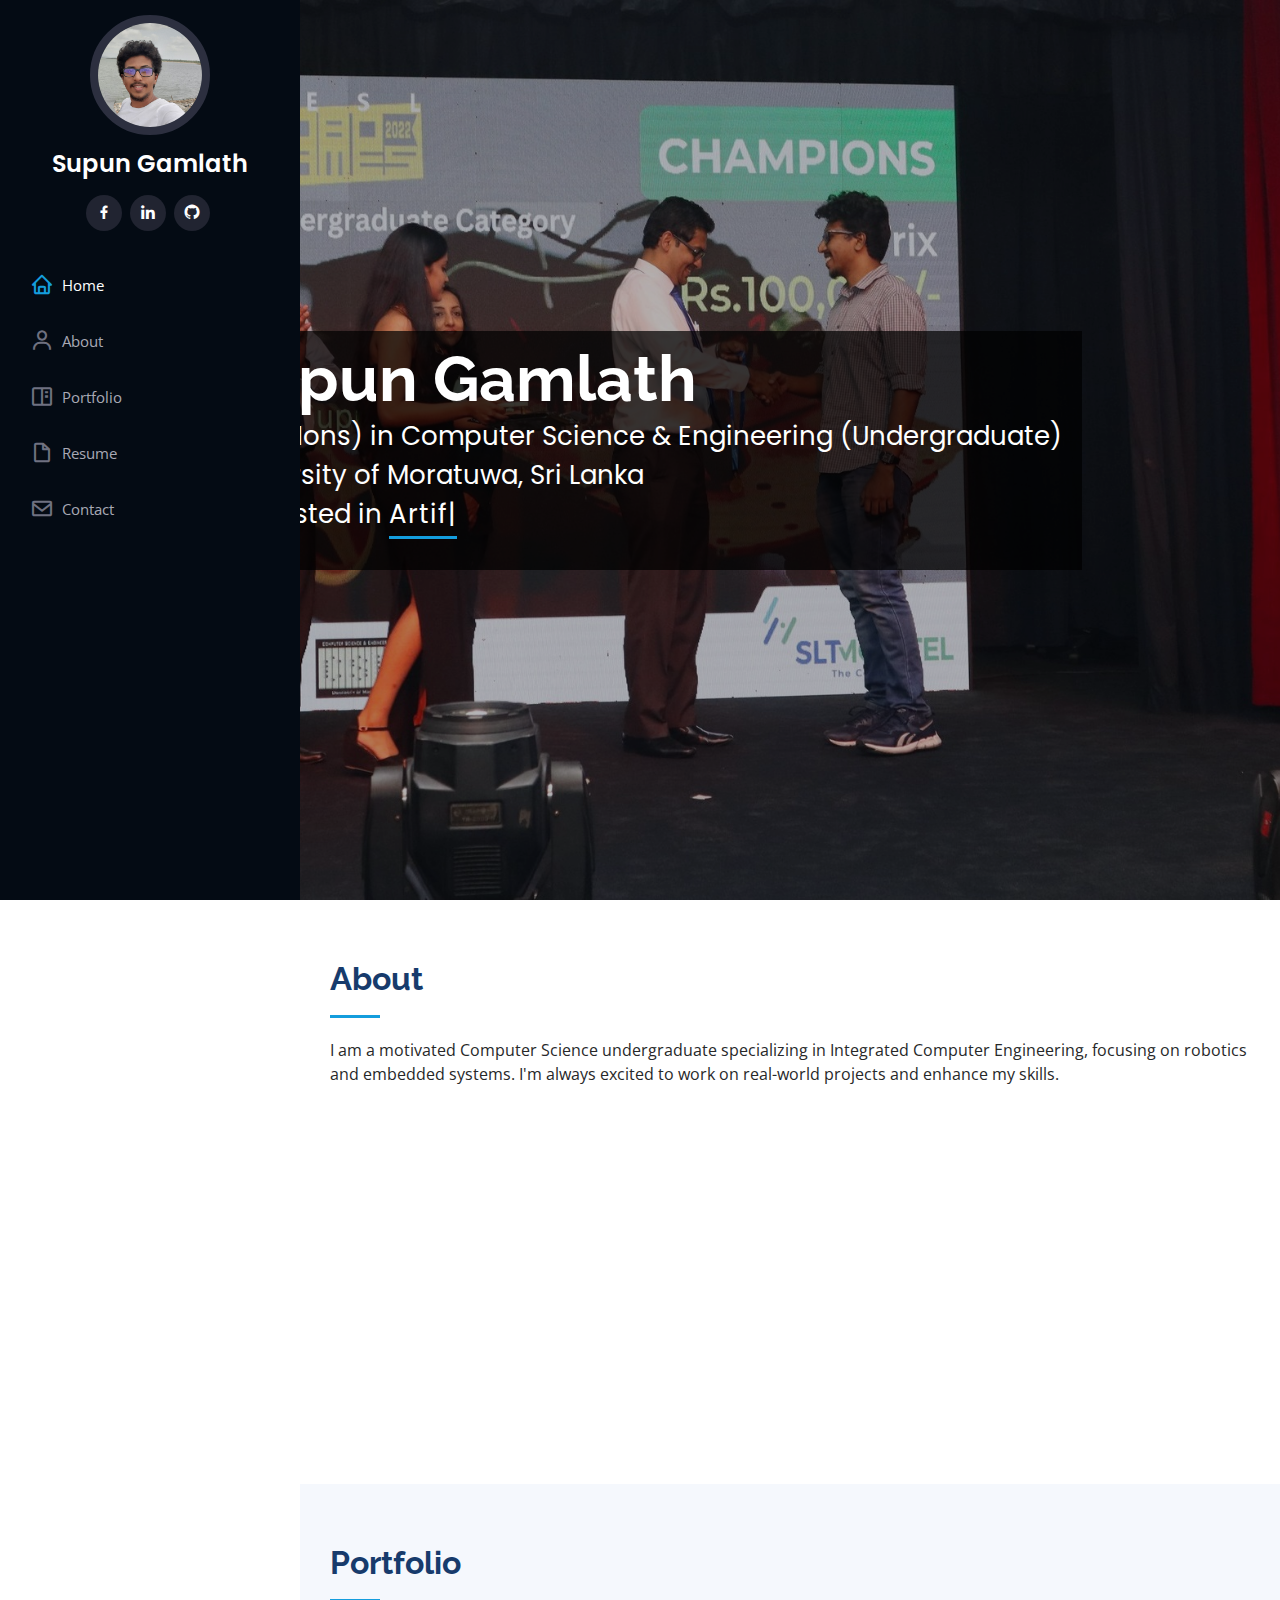
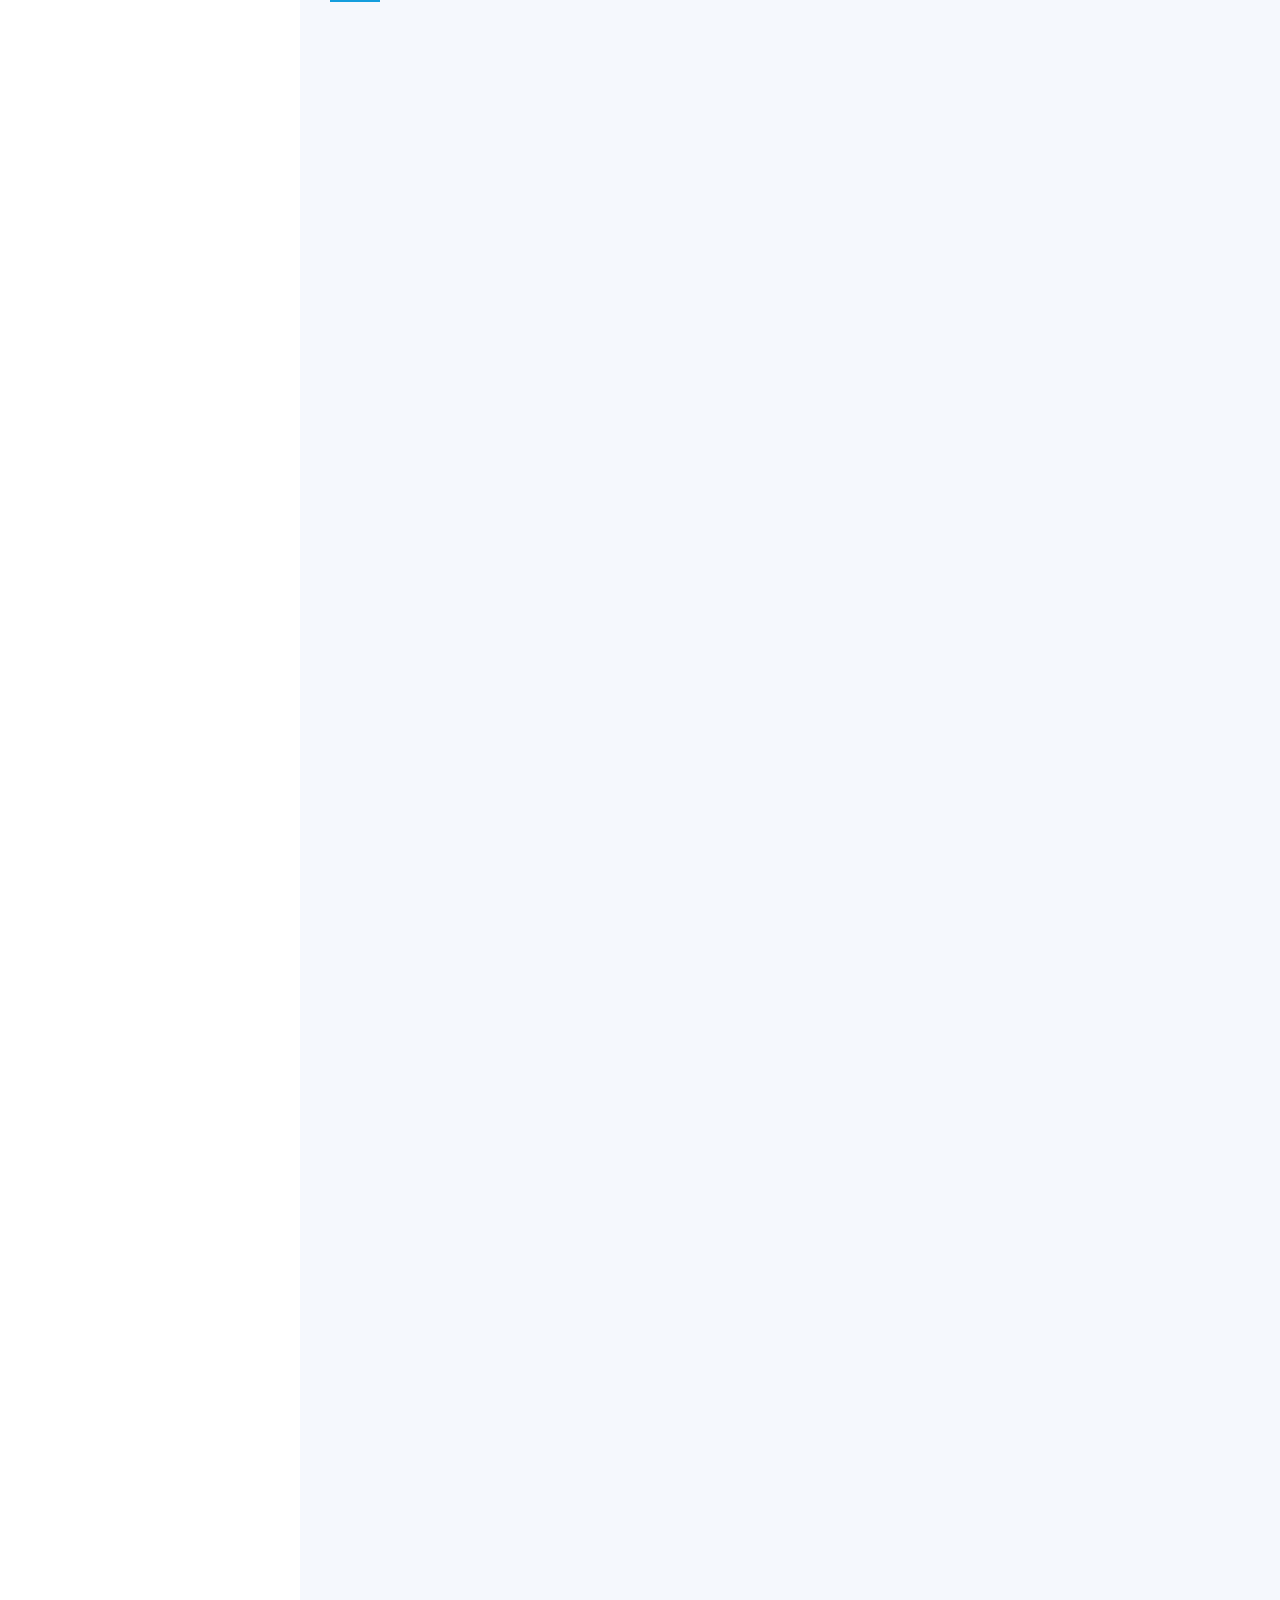
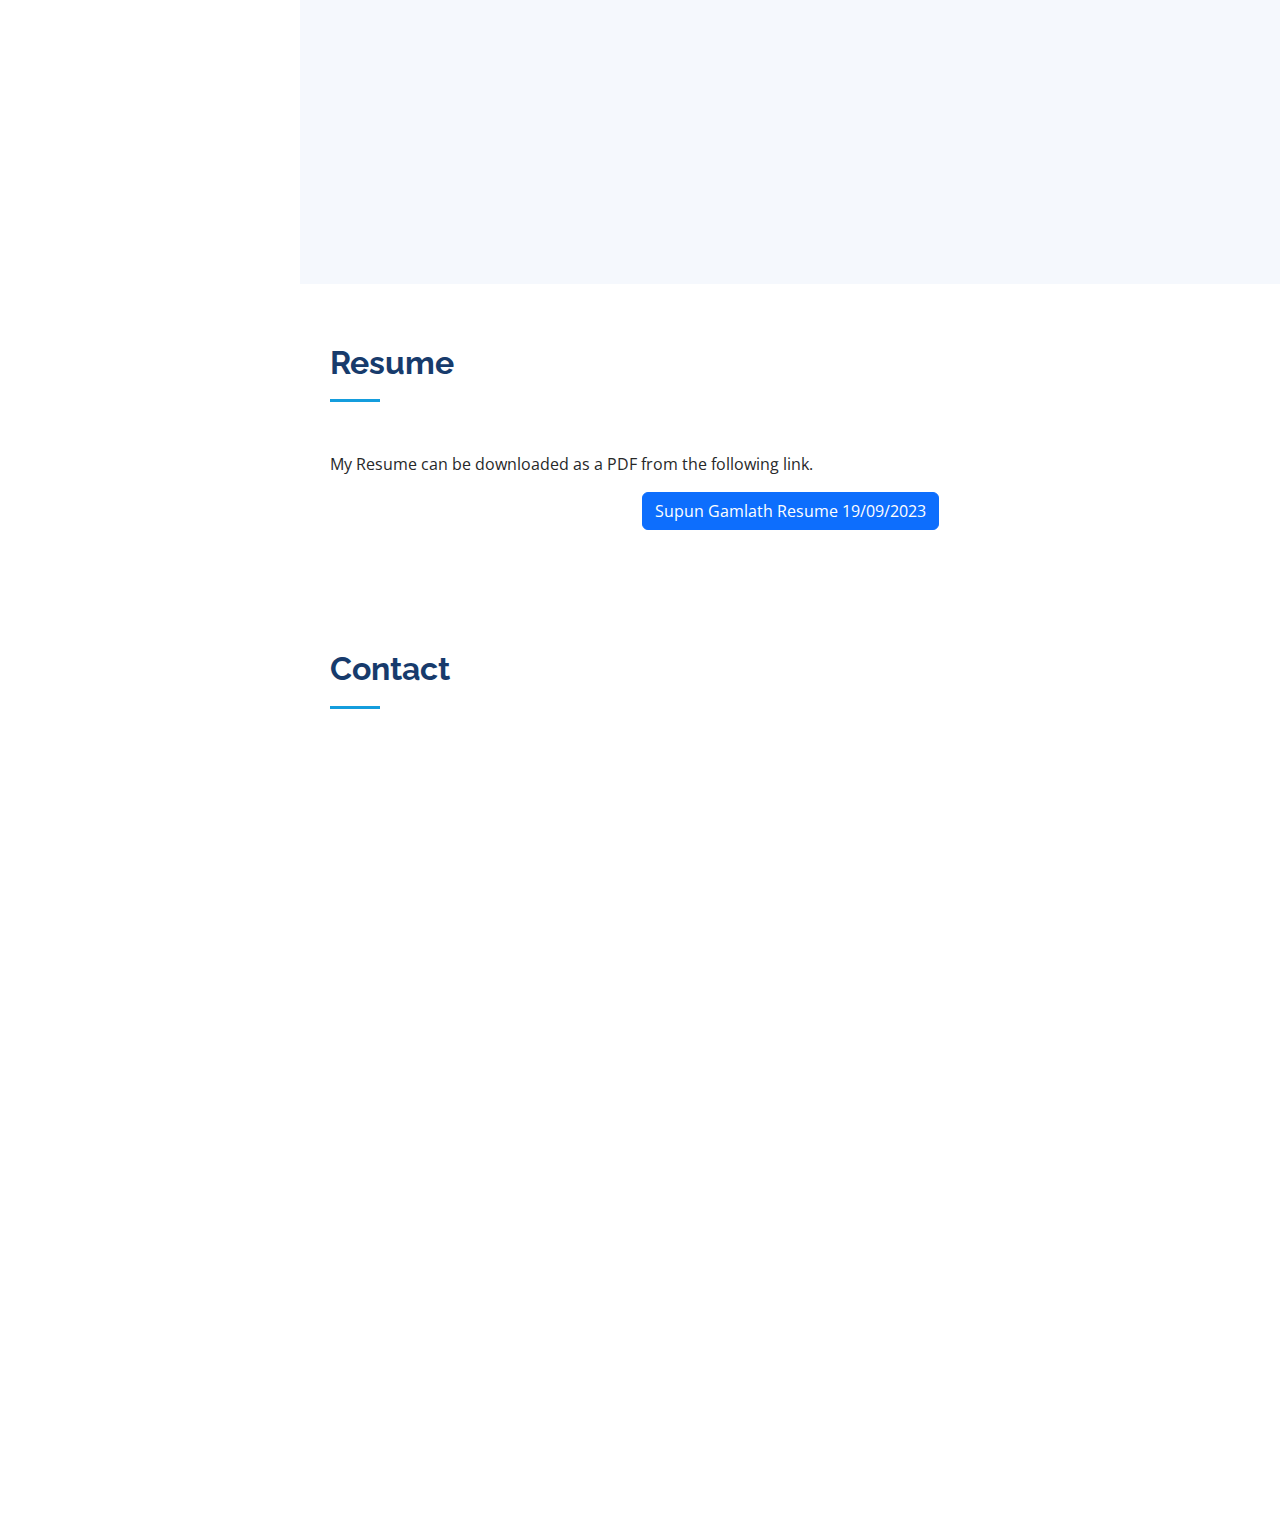
<file: index.html>
<!DOCTYPE html>
<html lang="en">
  <head>
    <!-- Google tag (gtag.js) -->
    <script
      async
      src="https://www.googletagmanager.com/gtag/js?id=G-DS9ZMND4LT"
    ></script>
    <script>
      window.dataLayer = window.dataLayer || [];
      function gtag() {
        dataLayer.push(arguments);
      }
      gtag("js", new Date());

      gtag("config", "G-DS9ZMND4LT");
    </script>
    <meta charset="utf-8" />
    <meta content="width=device-width, initial-scale=1.0" name="viewport" />

    <title>Supun Gamlath Portfolio</title>
    <meta
      content="This is the portfolio of Supun Gamlath, Computer Science and Engineering undergraduate at the University of Moratuwa"
      name="description"
    />
    <meta
      content="supun gamlath univeristy of moratuwa computer science engineering robotics embedded iot"
      name="keywords"
    />

    <!-- Favicons -->
    <link href="assets/img/favicon.png" rel="icon" />
    <link href="assets/img/apple-touch-icon.png" rel="apple-touch-icon" />

    <!-- Google Fonts -->
    <link
      href="https://fonts.googleapis.com/css?family=Open+Sans:300,300i,400,400i,600,600i,700,700i|Raleway:300,300i,400,400i,500,500i,600,600i,700,700i|Poppins:300,300i,400,400i,500,500i,600,600i,700,700i"
      rel="stylesheet"
    />

    <!-- Vendor CSS Files -->
    <link href="assets/vendor/aos/aos.css" rel="stylesheet" />
    <link
      href="assets/vendor/bootstrap/css/bootstrap.min.css"
      rel="stylesheet"
    />
    <link
      href="assets/vendor/bootstrap-icons/bootstrap-icons.css"
      rel="stylesheet"
    />
    <link href="assets/vendor/boxicons/css/boxicons.min.css" rel="stylesheet" />
    <link
      href="assets/vendor/glightbox/css/glightbox.min.css"
      rel="stylesheet"
    />
    <link href="assets/vendor/swiper/swiper-bundle.min.css" rel="stylesheet" />

    <link href="assets/css/style.css" rel="stylesheet" />
  </head>

  <body>
    <!-- ======= Mobile nav toggle button ======= -->
    <i class="bi bi-list mobile-nav-toggle d-xl-none"></i>

    <!-- ======= Header ======= -->
    <header id="header">
      <div class="d-flex flex-column">
        <div class="profile">
          <img
            src="assets/img/profile-img.png"
            alt=""
            class="img-fluid rounded-circle"
          />
          <h1 class="text-light"><a href="index.html">Supun Gamlath</a></h1>
          <div class="social-links mt-3 text-center">
            <a
              href="https://www.facebook.com/profile.php?id=100006702228445"
              target="_blank"
              class="facebook"
              ><i class="bx bxl-facebook"></i
            ></a>
            <a
              href="https://www.linkedin.com/in/supungamlath/"
              target="_blank"
              class="linkedin"
              ><i class="bx bxl-linkedin"></i
            ></a>
            <a
              href="https://github.com/supungamlath"
              target="_blank"
              class="github"
              ><i class="bx bxl-github"></i
            ></a>
          </div>
        </div>

        <nav id="navbar" class="nav-menu navbar">
          <ul>
            <li>
              <a href="#hero" class="nav-link scrollto active"
                ><i class="bx bx-home"></i> <span>Home</span></a
              >
            </li>
            <li>
              <a href="#about" class="nav-link scrollto"
                ><i class="bx bx-user"></i> <span>About</span></a
              >
            </li>
            <li>
              <a href="#portfolio" class="nav-link scrollto"
                ><i class="bx bx-book-content"></i> <span>Portfolio</span></a
              >
            </li>
            <li>
              <a href="#resume" class="nav-link scrollto"
                ><i class="bx bx-file-blank"></i> <span>Resume</span></a
              >
            </li>
            <li>
              <a href="#contact" class="nav-link scrollto"
                ><i class="bx bx-envelope"></i> <span>Contact</span></a
              >
            </li>
          </ul>
        </nav>
        <!-- .nav-menu -->
      </div>
    </header>
    <!-- End Header -->

    <!-- ======= Hero Section ======= -->
    <section
      id="hero"
      class="d-flex flex-column justify-content-center align-items-center"
    >
      <div class="hero-container" data-aos="fade-in">
        <h1>Supun Gamlath</h1>
        <p>
          BSc (Hons) in Computer Science &amp; Engineering (Undergraduate) <br />
          University of Moratuwa, Sri Lanka <br />
          Interested in
          <span
            class="typed"
            data-typed-items="Artificial Intelligence, Machine Learning, Robotics Programming, Autonomous Systems, Industry 4.0"
          ></span>
        </p>
      </div>
    </section>
    <!-- End Hero -->

    <main id="main">
      <!-- ======= About Section ======= -->
      <section id="about" class="about">
        <div class="container">
          <div class="section-title">
            <h2>About</h2>
            <p>
              I am a motivated Computer Science undergraduate specializing in
              Integrated Computer Engineering, focusing on robotics and embedded
              systems. I'm always excited to work on real-world projects and
              enhance my skills.
            </p>
          </div>

          <div class="row">
            <div class="col-lg-3" data-aos="fade-right">
              <img src="assets/img/profile-img.png" class="img-fluid" alt="" />
            </div>
            <div class="col-lg-8 pt-4 pt-lg-0 content" data-aos="fade-left">
              <h3>Personal Details</h3>
              <p class="fst-italic">
                I love to travel and explore, fueled by the thrill of
                exploration and the beauty of nature. I'm always up for an
                adventure and love venturing into the world of new cuisines.
                What truly excites me is the opportunity to collaborate with
                others, whether it's volunteering at Red Cross, hiking around
                Sri Lanka, or teaming up for a Hackathon. Let's join forces and
                create remarkable experiences together!
              </p>
              <div class="row">
                <div class="col-lg-6">
                  <ul>
                    <li>
                      <i class="bi bi-chevron-right"></i>
                      <strong>Birthday:</strong> <span>5 September 2000</span>
                    </li>
                    <li>
                      <i class="bi bi-chevron-right"></i>
                      <strong>Languages:</strong> <span>English, Sinhala</span>
                    </li>
                    <li>
                      <i class="bi bi-chevron-right"></i>
                      <strong>City:</strong> <span>Moratuwa, Sri Lanka</span>
                    </li>
                  </ul>
                </div>
                <div class="col-lg-6">
                  <ul>
                    <li>
                      <i class="bi bi-chevron-right"></i> <strong>Age:</strong>
                      <span>23</span>
                    </li>
                    <li>
                      <i class="bi bi-chevron-right"></i>
                      <strong>Marital Status:</strong> <span>Unmarried</span>
                    </li>
                    <li>
                      <i class="bi bi-chevron-right"></i>
                      <strong>Citizenship:</strong>
                      <span>Sri Lankan</span>
                    </li>
                  </ul>
                </div>
              </div>
            </div>
          </div>
        </div>
      </section>
      <!-- End About Section -->

      <!-- ======= Skills Section ======= -->
      <!-- <section id="skills" class="skills section-bg">
        <div class="container">
          <div class="section-title">
            <h2>Skills</h2>
          </div>

          <div class="row skills-content">
            <div class="col-lg-6" data-aos="fade-up">
              <div class="progress">
                <span class="skill"
                  >Programming - Python<i class="val">90%</i></span
                >
                <div class="progress-bar-wrap">
                  <div
                    class="progress-bar"
                    role="progressbar"
                    aria-valuenow="90"
                    aria-valuemin="0"
                    aria-valuemax="100"
                  ></div>
                </div>
              </div>

              <div class="progress">
                <span class="skill"
                  >Robot Development - ROS<i class="val">50%</i></span
                >
                <div class="progress-bar-wrap">
                  <div
                    class="progress-bar"
                    role="progressbar"
                    aria-valuenow="50"
                    aria-valuemin="0"
                    aria-valuemax="100"
                  ></div>
                </div>
              </div>

              <div class="progress">
                <span class="skill"
                  >PCB Design - Autodesk Eagle <i class="val">75%</i></span
                >
                <div class="progress-bar-wrap">
                  <div
                    class="progress-bar"
                    role="progressbar"
                    aria-valuenow="75"
                    aria-valuemin="0"
                    aria-valuemax="100"
                  ></div>
                </div>
              </div>
              <div class="progress">
                <span class="skill"
                  >Image Processing - OpenCV<i class="val">45%</i></span
                >
                <div class="progress-bar-wrap">
                  <div
                    class="progress-bar"
                    role="progressbar"
                    aria-valuenow="45"
                    aria-valuemin="0"
                    aria-valuemax="100"
                  ></div>
                </div>
              </div>
            </div>

            <div class="col-lg-6" data-aos="fade-up" data-aos-delay="100">
              <div class="progress">
                <span class="skill"
                  >Programming - C++<i class="val">80%</i></span
                >
                <div class="progress-bar-wrap">
                  <div
                    class="progress-bar"
                    role="progressbar"
                    aria-valuenow="80"
                    aria-valuemin="0"
                    aria-valuemax="100"
                  ></div>
                </div>
              </div>

              <div class="progress">
                <span class="skill"
                  >Robot Development - PlatformIO <i class="val">80%</i></span
                >
                <div class="progress-bar-wrap">
                  <div
                    class="progress-bar"
                    role="progressbar"
                    aria-valuenow="80"
                    aria-valuemin="0"
                    aria-valuemax="100"
                  ></div>
                </div>
              </div>

              <div class="progress">
                <span class="skill"
                  >CAD Design - Autodesk Fusion 360 <i class="val">55%</i></span
                >
                <div class="progress-bar-wrap">
                  <div
                    class="progress-bar"
                    role="progressbar"
                    aria-valuenow="55"
                    aria-valuemin="0"
                    aria-valuemax="100"
                  ></div>
                </div>
              </div>
              <div class="progress">
                <span class="skill"
                  >Web Interface Design - React<i class="val">65%</i></span
                >
                <div class="progress-bar-wrap">
                  <div
                    class="progress-bar"
                    role="progressbar"
                    aria-valuenow="65"
                    aria-valuemin="0"
                    aria-valuemax="100"
                  ></div>
                </div>
              </div>
            </div>
          </div>
        </div>
      </section> -->
      <!-- End Skills Section -->

      <!-- ======= Portfolio Section ======= -->
      <section id="portfolio" class="portfolio section-bg">
        <div class="container">
          <div class="section-title">
            <h2>Portfolio</h2>
          </div>

          <div class="row" data-aos="fade-up">
            <div class="col-lg-12 d-flex justify-content-center">
              <ul id="portfolio-flters">
                <li data-filter="*" class="filter-active">All</li>
                <li data-filter=".filter-ml">Machine Learning</li>
                <li data-filter=".filter-robotics">Robotics</li>
                <li data-filter=".filter-electronics">Electronics</li>
                <li data-filter=".filter-programming">Programming</li>
              </ul>
            </div>
          </div>

          <div
            class="row portfolio-container"
            data-aos="fade-up"
            data-aos-delay="100"
          >
            <div
              class="col-lg-4 col-md-6 portfolio-item filter-ml filter-programming"
            >
              <a href="fall-detection.html">
                <div class="work-box">
                  <div class="work-img">
                    <img
                      src="assets/img/projects/fall-detection/img(1).png"
                      class="img-fluid"
                      alt=""
                    />
                  </div>
                  <div class="work-content">
                    <div class="row">
                      <div class="col-sm-8">
                        <h2 class="w-title">
                          Real-time Fall Detection System
                        </h2>
                        <div class="w-more">
                          <span class="w-category"
                            >Deep Learning; PyTorch; Openpifpaf; Computer Vision; Pose Estimation</span
                          >
                        </div>
                      </div>
                      <div class="col-sm-4">
                        <div class="w-like">
                          <span class="bi bi-plus-circle"></span>
                        </div>
                      </div>
                    </div>
                  </div>
                </div>
              </a>
            </div>

            <div
              class="col-lg-4 col-md-6 portfolio-item filter-ml filter-programming"
            >
              <a href="disaster-analysis.html">
                <div class="work-box">
                  <div class="work-img">
                    <img
                      src="assets/img/projects/disaster-analysis/img(1).png"
                      class="img-fluid"
                      alt=""
                    />
                  </div>
                  <div class="work-content">
                    <div class="row">
                      <div class="col-sm-8">
                        <h2 class="w-title">
                          Disaster Analysis and Response Tool
                        </h2>
                        <div class="w-more">
                          <span class="w-category"
                            >Deep Learning; Data Analysis; PyTorch; ArcGIS; React</span
                          >
                        </div>
                      </div>
                      <div class="col-sm-4">
                        <div class="w-like">
                          <span class="bi bi-plus-circle"></span>
                        </div>
                      </div>
                    </div>
                  </div>
                </div>
              </a>
            </div>

            <div
              class="col-lg-4 col-md-6 portfolio-item filter-robotics filter-programming"
            >
              <a href="rabbit-robot.html">
                <div class="work-box">
                  <div class="work-img">
                    <img
                      src="assets/img/projects/rabbitrobot/img(10).png"
                      class="img-fluid"
                      alt=""
                    />
                  </div>
                  <div class="work-content">
                    <div class="row">
                      <div class="col-sm-8">
                        <h2 class="w-title">
                          Rabbit Robot for ABU RoboCon 2023
                        </h2>
                        <div class="w-more">
                          <span class="w-category"
                            >CAD & CAM; Fusion 360; Robot Arm; Mechanical Design;
                            PlatformIO</span
                          >
                        </div>
                      </div>
                      <div class="col-sm-4">
                        <div class="w-like">
                          <span class="bi bi-plus-circle"></span>
                        </div>
                      </div>
                    </div>
                  </div>
                </div>
              </a>
            </div>

            <div class="col-lg-4 col-md-6 portfolio-item filter-ml filter-programming">
              <a href="maze-solver.html">
                <div class="work-box">
                  <div class="work-img">
                    <img
                      src="assets/img/projects/maze-solver/img(1).png"
                      class="img-fluid"
                      alt=""
                    />
                  </div>
                  <div class="work-content">
                    <div class="row">
                      <div class="col-sm-8">
                        <h2 class="w-title">Maze Solving Robot Simulation</h2>
                        <div class="w-more">
                          <span class="w-category"
                            >OpenCV; Machine Learning; Scikit-learn; Python Programming</span
                          >
                        </div>
                      </div>
                      <div class="col-sm-4">
                        <div class="w-like">
                          <span class="bi bi-plus-circle"></span>
                        </div>
                      </div>
                    </div>
                  </div>
                </div>
              </a>
            </div>

            <div class="col-lg-4 col-md-6 portfolio-item filter-robotics">
              <a href="quadcopter.html">
                <div class="work-box">
                  <div class="work-img">
                    <img
                      src="assets/img/projects/quadcopter/img(9).jpg"
                      class="img-fluid"
                      alt=""
                    />
                  </div>
                  <div class="work-content">
                    <div class="row">
                      <div class="col-sm-8">
                        <h2 class="w-title">Remote Controlled Quadcopter</h2>
                        <div class="w-more">
                          <span class="w-category"
                            >BetaFlight; Programming; Arduino; Schematic Design;
                            Soldering</span
                          >
                        </div>
                      </div>
                      <div class="col-sm-4">
                        <div class="w-like">
                          <span class="bi bi-plus-circle"></span>
                        </div>
                      </div>
                    </div>
                  </div>
                </div>
              </a>
            </div>

            <div
              class="col-lg-4 col-md-6 portfolio-item filter-electronics filter-programming"
            >
              <a href="tv-analytics.html">
                <div class="work-box">
                  <div class="work-img">
                    <img
                      src="assets/img/projects/tv-analytics/img(2).jpg"
                      class="img-fluid"
                      alt=""
                    />
                  </div>
                  <div class="work-content">
                    <div class="row">
                      <div class="col-sm-8">
                        <h2 class="w-title">
                          Television Analytics Monitoring System
                        </h2>
                        <div class="w-more">
                          <span class="w-category"
                            >CAD Design; Programming; Product Design; Machine
                            Learning</span
                          >
                        </div>
                      </div>
                      <div class="col-sm-4">
                        <div class="w-like">
                          <span class="bi bi-plus-circle"></span>
                        </div>
                      </div>
                    </div>
                  </div>
                </div>
              </a>
            </div>

            <div
              class="col-lg-4 col-md-6 portfolio-item filter-electronics filter-programming"
            >
              <a href="asset-tracker.html">
                <div class="work-box">
                  <div class="work-img">
                    <img
                      src="assets/img/projects/asset-tracker/img(2).png"
                      class="img-fluid"
                      alt=""
                    />
                  </div>
                  <div class="work-content">
                    <div class="row">
                      <div class="col-sm-8">
                        <h2 class="w-title">
                          GPS Asset Tracker for IEEE Innovation Nation
                        </h2>
                        <div class="w-more">
                          <span class="w-category"
                            >CAD Design; PCB Design; Product Design;
                            Programming</span
                          >
                        </div>
                      </div>
                      <div class="col-sm-4">
                        <div class="w-like">
                          <span class="bi bi-plus-circle"></span>
                        </div>
                      </div>
                    </div>
                  </div>
                </div>
              </a>
            </div>

            <!-- <div class="col-lg-4 col-md-6 portfolio-item filter-web">
              <div class="portfolio-wrap">
                <img
                  src="assets/img/portfolio/portfolio-9.jpg"
                  class="img-fluid"
                  alt=""
                />
                <div class="portfolio-links">
                  <a
                    href="assets/img/portfolio/portfolio-9.jpg"
                    data-gallery="portfolioGallery"
                    class="portfolio-lightbox"
                    title="Web 3"
                    ><i class="bx bx-plus"></i
                  ></a>
                  <a href="portfolio-details.html" title="More Details"
                    ><i class="bx bx-link"></i
                  ></a>
                </div>
              </div>
            </div> -->
          </div>
        </div>
      </section>
      <!-- End Portfolio Section -->

      <!-- ======= Resume Section ======= -->
      <section id="resume" class="resume">
        <div class="container">
          <div class="section-title">
            <h2>Resume</h2>
          </div>
          <p>
            My Resume can be downloaded as a PDF from the following link.
          </p>
          <div class="buttons">
            <a
              href="https://github.com/supungamlath/supungamlath/blob/0107f68891b399c682545596fef45125f91b46e1/Supun%20Gamlath%20Resume%20-%2019.09.2023.pdf"
            >
              <button type="button" class="btn btn-primary">
                Supun Gamlath Resume 19/09/2023
              </button>
            </a>
          </div>
        </div>
      </section>
      <!-- End Resume Section -->

      <!-- ======= Contact Section ======= -->
      <section id="contact" class="contact">
        <div class="container">
          <div class="section-title">
            <h2>Contact</h2>
          </div>

          <div class="row" data-aos="fade-in">
            <div class="col d-flex align-items-stretch">
              <div class="info">
                <div class="email">
                  <i class="bi bi-envelope"></i>
                  <h4>Email:</h4>
                  <p>supungamlath@outlook.com</p>
                </div>

                <div class="address">
                  <i class="bi bi-geo-alt"></i>
                  <h4>Location:</h4>
                  <p>
                    University of Moratuwa, Bandaranayake Mawatha, Moratuwa
                    10400
                  </p>
                </div>

                <iframe
                  src="https://www.google.com/maps/embed?pb=!1m18!1m12!1m3!1d3961.792091055781!2d79.89829207482488!3d6.7951329199475285!2m3!1f0!2f0!3f0!3m2!1i1024!2i768!4f13.1!3m3!1m2!1s0x3ae245416b7f34b5%3A0x7bd32721ab02560e!2sUniversity%20of%20Moratuwa!5e0!3m2!1sen!2slk!4v1693810299526!5m2!1sen!2slk"
                  loading="lazy"
                  frameborder="0"
                  style="border: 0; width: 100%; height: 400px"
                  allowfullscreen
                ></iframe>
              </div>
            </div>
          </div>
        </div>
      </section>
      <!-- End Contact Section -->
    </main>
    <!-- End #main -->

    <!-- ======= Footer ======= -->
    <!-- <footer id="footer">
      <div class="container">
      </div>
    </footer> -->
    <!-- End  Footer -->

    <a
      href="#"
      class="back-to-top d-flex align-items-center justify-content-center"
      ><i class="bi bi-arrow-up-short"></i
    ></a>

    <!-- Vendor JS Files -->
    <script src="assets/vendor/purecounter/purecounter_vanilla.js"></script>
    <script src="assets/vendor/aos/aos.js"></script>
    <script src="assets/vendor/bootstrap/js/bootstrap.bundle.min.js"></script>
    <script src="assets/vendor/glightbox/js/glightbox.min.js"></script>
    <script src="assets/vendor/isotope-layout/isotope.pkgd.min.js"></script>
    <script src="assets/vendor/swiper/swiper-bundle.min.js"></script>
    <script src="assets/vendor/typed.js/typed.umd.js"></script>
    <script src="assets/vendor/waypoints/noframework.waypoints.js"></script>
    <script src="assets/vendor/php-email-form/validate.js"></script>

    <!-- Template Main JS File -->
    <script src="assets/js/main.js"></script>
  </body>
</html>
</file>
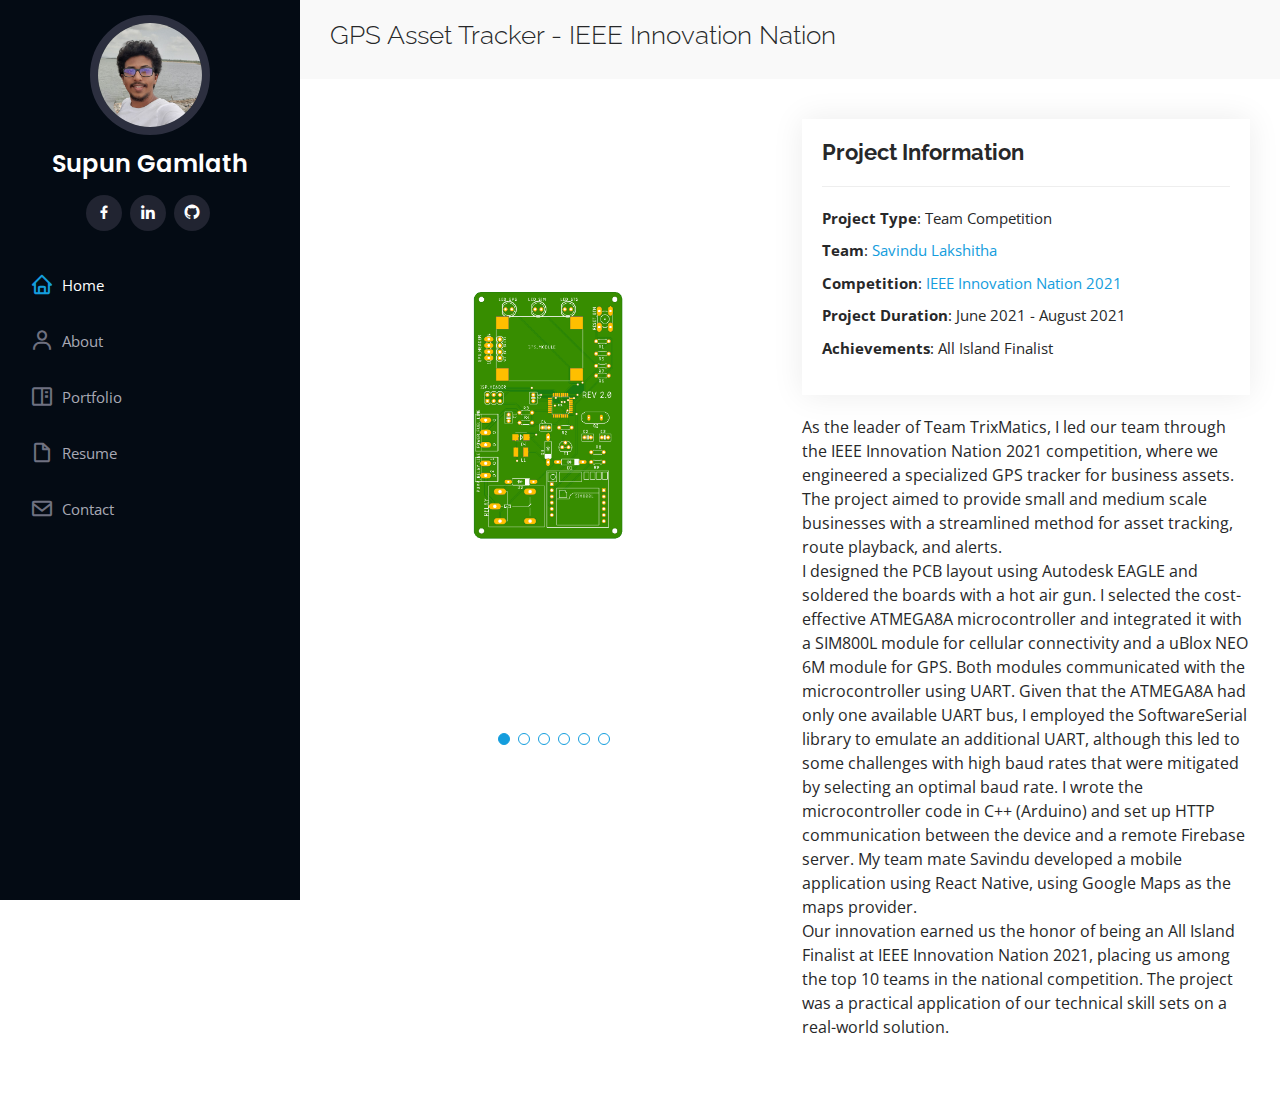
<file: asset-tracker.html>
<!DOCTYPE html>
<html lang="en">
  <head>
    <!-- Google tag (gtag.js) -->
    <script
      async
      src="https://www.googletagmanager.com/gtag/js?id=G-DS9ZMND4LT"
    ></script>
    <script>
      window.dataLayer = window.dataLayer || [];
      function gtag() {
        dataLayer.push(arguments);
      }
      gtag("js", new Date());

      gtag("config", "G-DS9ZMND4LT");
    </script>
    <meta charset="utf-8" />
    <meta content="width=device-width, initial-scale=1.0" name="viewport" />

    <title>GPS Asset Tracker for IEEE Innovation Nation</title>
    <meta content="" name="description" />
    <meta content="" name="keywords" />

    <!-- Favicons -->
    <link href="assets/img/favicon.png" rel="icon" />
    <link href="assets/img/apple-touch-icon.png" rel="apple-touch-icon" />

    <!-- Google Fonts -->
    <link
      href="https://fonts.googleapis.com/css?family=Open+Sans:300,300i,400,400i,600,600i,700,700i|Raleway:300,300i,400,400i,500,500i,600,600i,700,700i|Poppins:300,300i,400,400i,500,500i,600,600i,700,700i"
      rel="stylesheet"
    />

    <!-- Vendor CSS Files -->
    <link href="assets/vendor/aos/aos.css" rel="stylesheet" />
    <link
      href="assets/vendor/bootstrap/css/bootstrap.min.css"
      rel="stylesheet"
    />
    <link
      href="assets/vendor/bootstrap-icons/bootstrap-icons.css"
      rel="stylesheet"
    />
    <link href="assets/vendor/boxicons/css/boxicons.min.css" rel="stylesheet" />
    <link
      href="assets/vendor/glightbox/css/glightbox.min.css"
      rel="stylesheet"
    />
    <link href="assets/vendor/swiper/swiper-bundle.min.css" rel="stylesheet" />

    <!-- Template Main CSS File -->
    <link href="assets/css/style.css" rel="stylesheet" />
  </head>

  <body>
    <!-- ======= Mobile nav toggle button ======= -->
    <i class="bi bi-list mobile-nav-toggle d-xl-none"></i>

    <!-- ======= Header ======= -->
    <header id="header">
      <div class="d-flex flex-column">
        <div class="profile">
          <img
            src="assets/img/profile-img.png"
            alt=""
            class="img-fluid rounded-circle"
          />
          <h1 class="text-light"><a href="index.html">Supun Gamlath</a></h1>
          <div class="social-links mt-3 text-center">
            <a href="#" class="facebook"><i class="bx bxl-facebook"></i></a>
            <a href="#" class="linkedin"><i class="bx bxl-linkedin"></i></a>
            <a href="#" class="github"><i class="bx bxl-github"></i></a>
          </div>
        </div>

        <nav id="navbar" class="nav-menu navbar">
          <ul>
            <li>
              <a href="index.html#hero" class="nav-link scrollto active"
                ><i class="bx bx-home"></i> <span>Home</span></a
              >
            </li>
            <li>
              <a href="index.html#about" class="nav-link scrollto"
                ><i class="bx bx-user"></i> <span>About</span></a
              >
            </li>
            <li>
              <a href="index.html#portfolio" class="nav-link scrollto"
                ><i class="bx bx-book-content"></i> <span>Portfolio</span></a
              >
            </li>
            <li>
              <a href="index.html#resume" class="nav-link scrollto"
                ><i class="bx bx-file-blank"></i> <span>Resume</span></a
              >
            </li>
            <li>
              <a href="index.html#contact" class="nav-link scrollto"
                ><i class="bx bx-envelope"></i> <span>Contact</span></a
              >
            </li>
          </ul>
        </nav>

        <!-- .nav-menu -->
      </div>
    </header>
    <!-- End Header -->

    <main id="main">
      <!-- ======= Breadcrumbs ======= -->
      <section id="breadcrumbs" class="breadcrumbs">
        <div class="container">
          <div class="d-flex justify-content-between align-items-center">
            <h2>GPS Asset Tracker - IEEE Innovation Nation</h2>
          </div>
        </div>
      </section>
      <!-- End Breadcrumbs -->

      <!-- ======= Portfolio Details Section ======= -->
      <section id="portfolio-details" class="portfolio-details">
        <div class="container">
          <div class="row gy-4">
            <div class="col-lg-6">
              <div class="portfolio-details-slider swiper">
                <div class="swiper-wrapper align-items-center">
                  <div class="swiper-slide">
                    <img
                      src="assets/img/projects/asset-tracker/img(2).png"
                      alt=""
                    />
                  </div>

                  <div class="swiper-slide">
                    <img
                      src="assets/img/projects/asset-tracker/img(3).jpg"
                      alt=""
                    />
                  </div>
                  <div class="swiper-slide">
                    <img
                      src="assets/img/projects/asset-tracker/img(4).png"
                      alt=""
                    />
                  </div>
                  <div class="swiper-slide">
                    <img
                      src="assets/img/projects/asset-tracker/img(5).png"
                      alt=""
                    />
                  </div>
                  <div class="swiper-slide">
                    <img
                      src="assets/img/projects/asset-tracker/img(6).png"
                      alt=""
                    />
                  </div>
                  <div class="swiper-slide">
                    <img
                      src="assets/img/projects/asset-tracker/img(1).png"
                      alt=""
                    />
                  </div>
                </div>
                <div class="swiper-pagination"></div>
              </div>
            </div>

            <div class="col-lg-6">
              <div class="portfolio-info">
                <h3>Project Information</h3>
                <ul>
                  <li><strong>Project Type</strong>: Team Competition</li>
                  <li>
                    <strong>Team</strong>:
                    <a
                      href="https://www.linkedin.com/in/savindu-lakshitha/"
                      target="_blank"
                      >Savindu Lakshitha</a
                    >
                  </li>
                  <li>
                    <strong>Competition</strong>:
                    <a href="https://in.ieee.lk/" target="_blank"
                      >IEEE Innovation Nation 2021
                    </a>
                  </li>
                  <li>
                    <strong>Project Duration</strong>: June 2021 - August 2021
                  </li>
                  <li><strong>Achievements</strong>: All Island Finalist</li>
                </ul>
              </div>
              <div class="portfolio-description">
                <p>
                  As the leader of Team TrixMatics, I led our team through the
                  IEEE Innovation Nation 2021 competition, where we engineered a
                  specialized GPS tracker for business assets. The project aimed
                  to provide small and medium scale businesses with a
                  streamlined method for asset tracking, route playback, and
                  alerts.<br />
                  I designed the PCB layout using Autodesk EAGLE and soldered
                  the boards with a hot air gun. I selected the cost-effective
                  ATMEGA8A microcontroller and integrated it with a SIM800L
                  module for cellular connectivity and a uBlox NEO 6M module for
                  GPS. Both modules communicated with the microcontroller using
                  UART. Given that the ATMEGA8A had only one available UART bus,
                  I employed the SoftwareSerial library to emulate an additional
                  UART, although this led to some challenges with high baud
                  rates that were mitigated by selecting an optimal baud rate. I
                  wrote the microcontroller code in C++ (Arduino) and set up
                  HTTP communication between the device and a remote Firebase
                  server. My team mate Savindu developed a mobile application
                  using React Native, using Google Maps as the maps provider.
                  <br />Our innovation earned us the honor of being an All
                  Island Finalist at IEEE Innovation Nation 2021, placing us
                  among the top 10 teams in the national competition. The
                  project was a practical application of our technical skill
                  sets on a real-world solution.
                </p>
              </div>
            </div>
          </div>
        </div>
      </section>
      <!-- End Portfolio Details Section -->
    </main>
    <!-- End #main -->

    <!-- ======= Footer ======= -->
    <footer id="footer">
      <div class="container"></div>
    </footer>
    <!-- End  Footer -->

    <a
      href="#"
      class="back-to-top d-flex align-items-center justify-content-center"
      ><i class="bi bi-arrow-up-short"></i
    ></a>

    <!-- Vendor JS Files -->
    <script src="assets/vendor/purecounter/purecounter_vanilla.js"></script>
    <script src="assets/vendor/aos/aos.js"></script>
    <script src="assets/vendor/bootstrap/js/bootstrap.bundle.min.js"></script>
    <script src="assets/vendor/glightbox/js/glightbox.min.js"></script>
    <script src="assets/vendor/isotope-layout/isotope.pkgd.min.js"></script>
    <script src="assets/vendor/swiper/swiper-bundle.min.js"></script>
    <script src="assets/vendor/typed.js/typed.umd.js"></script>
    <script src="assets/vendor/waypoints/noframework.waypoints.js"></script>
    <script src="assets/vendor/php-email-form/validate.js"></script>

    <!-- Template Main JS File -->
    <script src="assets/js/main.js"></script>
  </body>
</html>
</file>
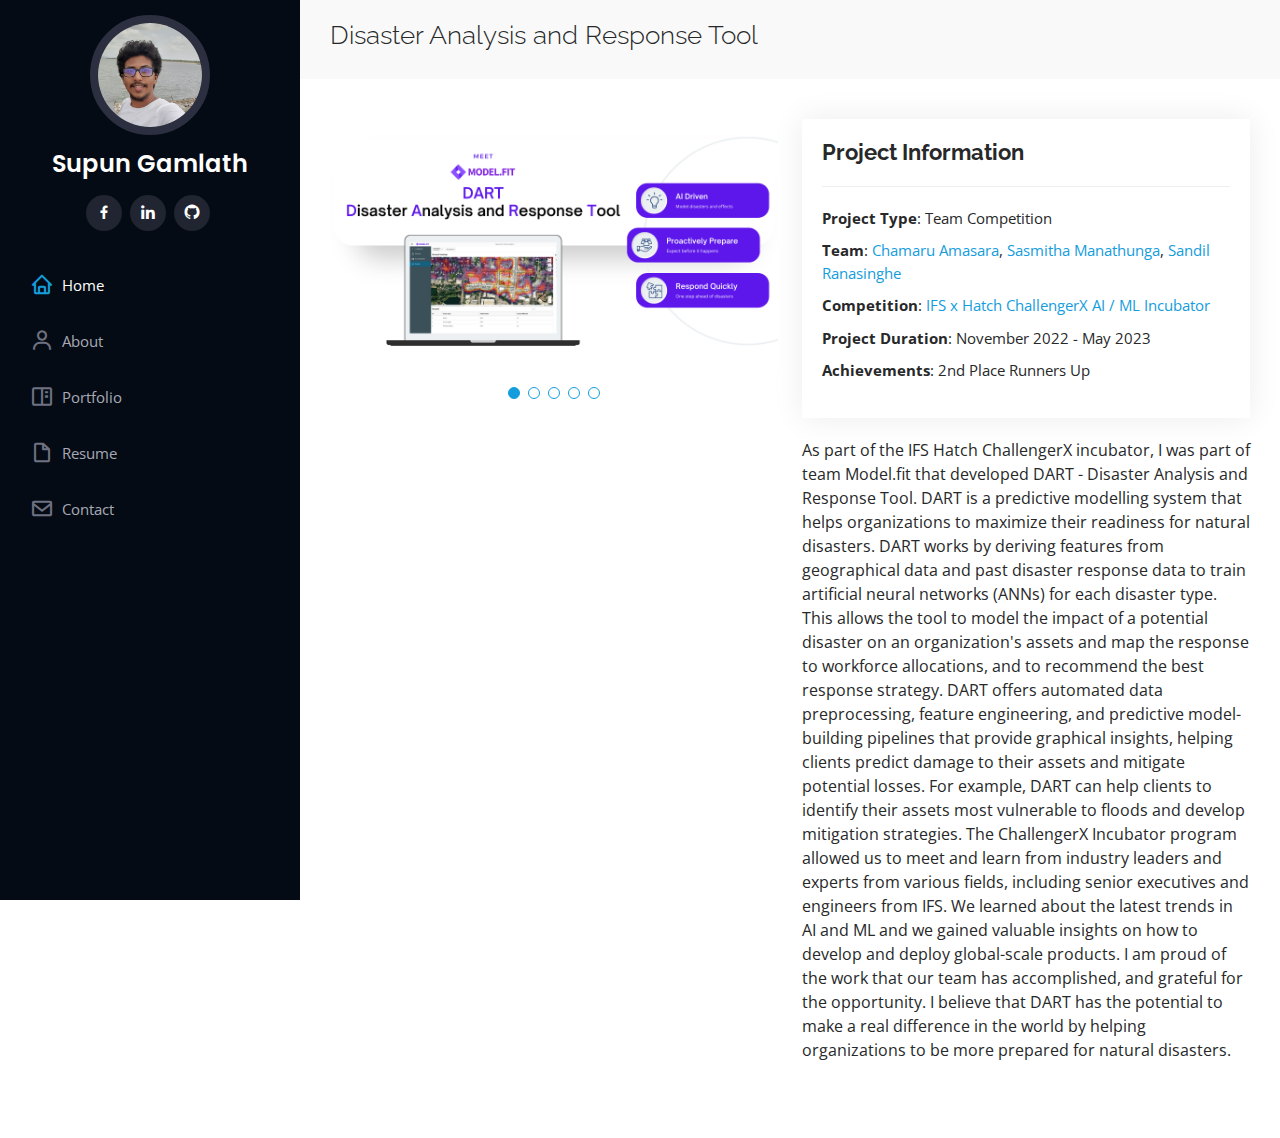
<file: disaster-analysis.html>
<!DOCTYPE html>
<html lang="en">
  <head>
    <!-- Google tag (gtag.js) -->
    <script
      async
      src="https://www.googletagmanager.com/gtag/js?id=G-DS9ZMND4LT"
    ></script>
    <script>
      window.dataLayer = window.dataLayer || [];
      function gtag() {
        dataLayer.push(arguments);
      }
      gtag("js", new Date());

      gtag("config", "G-DS9ZMND4LT");
    </script>
    <meta charset="utf-8" />
    <meta content="width=device-width, initial-scale=1.0" name="viewport" />

    <title>Disaster Analysis and Response Tool</title>
    <meta content="" name="description" />
    <meta content="" name="keywords" />

    <!-- Favicons -->
    <link href="assets/img/favicon.png" rel="icon" />
    <link href="assets/img/apple-touch-icon.png" rel="apple-touch-icon" />

    <!-- Google Fonts -->
    <link
      href="https://fonts.googleapis.com/css?family=Open+Sans:300,300i,400,400i,600,600i,700,700i|Raleway:300,300i,400,400i,500,500i,600,600i,700,700i|Poppins:300,300i,400,400i,500,500i,600,600i,700,700i"
      rel="stylesheet"
    />

    <!-- Vendor CSS Files -->
    <link href="assets/vendor/aos/aos.css" rel="stylesheet" />
    <link
      href="assets/vendor/bootstrap/css/bootstrap.min.css"
      rel="stylesheet"
    />
    <link
      href="assets/vendor/bootstrap-icons/bootstrap-icons.css"
      rel="stylesheet"
    />
    <link href="assets/vendor/boxicons/css/boxicons.min.css" rel="stylesheet" />
    <link
      href="assets/vendor/glightbox/css/glightbox.min.css"
      rel="stylesheet"
    />
    <link href="assets/vendor/swiper/swiper-bundle.min.css" rel="stylesheet" />

    <!-- Template Main CSS File -->
    <link href="assets/css/style.css" rel="stylesheet" />
  </head>

  <body>
    <!-- ======= Mobile nav toggle button ======= -->
    <i class="bi bi-list mobile-nav-toggle d-xl-none"></i>

    <!-- ======= Header ======= -->
    <header id="header">
      <div class="d-flex flex-column">
        <div class="profile">
          <img
            src="assets/img/profile-img.png"
            alt=""
            class="img-fluid rounded-circle"
          />
          <h1 class="text-light"><a href="index.html">Supun Gamlath</a></h1>
          <div class="social-links mt-3 text-center">
            <a href="#" class="facebook"><i class="bx bxl-facebook"></i></a>
            <a href="#" class="linkedin"><i class="bx bxl-linkedin"></i></a>
            <a href="#" class="github"><i class="bx bxl-github"></i></a>
          </div>
        </div>

        <nav id="navbar" class="nav-menu navbar">
          <ul>
            <li>
              <a href="index.html#hero" class="nav-link scrollto active"
                ><i class="bx bx-home"></i> <span>Home</span></a
              >
            </li>
            <li>
              <a href="index.html#about" class="nav-link scrollto"
                ><i class="bx bx-user"></i> <span>About</span></a
              >
            </li>
            <li>
              <a href="index.html#portfolio" class="nav-link scrollto"
                ><i class="bx bx-book-content"></i> <span>Portfolio</span></a
              >
            </li>
            <li>
              <a href="index.html#resume" class="nav-link scrollto"
                ><i class="bx bx-file-blank"></i> <span>Resume</span></a
              >
            </li>
            <li>
              <a href="index.html#contact" class="nav-link scrollto"
                ><i class="bx bx-envelope"></i> <span>Contact</span></a
              >
            </li>
          </ul>
        </nav>

        <!-- .nav-menu -->
      </div>
    </header>
    <!-- End Header -->

    <main id="main">
      <!-- ======= Breadcrumbs ======= -->
      <section id="breadcrumbs" class="breadcrumbs">
        <div class="container">
          <div class="d-flex justify-content-between align-items-center">
            <h2>Disaster Analysis and Response Tool</h2>
          </div>
        </div>
      </section>
      <!-- End Breadcrumbs -->

      <!-- ======= Portfolio Details Section ======= -->
      <section id="portfolio-details" class="portfolio-details">
        <div class="container">
          <div class="row gy-4">
            <div class="col-lg-6">
              <div class="portfolio-details-slider swiper">
                <div class="swiper-wrapper align-items-center">
                  <div class="swiper-slide">
                    <img
                      src="assets/img/projects/disaster-analysis/img(4).png"
                      alt=""
                    />
                  </div>
                  <div class="swiper-slide">
                    <img
                      src="assets/img/projects/disaster-analysis/img(6).png"
                      alt=""
                    />
                  </div>
                  <div class="swiper-slide">
                    <img
                      src="assets/img/projects/disaster-analysis/img(3).png"
                      alt=""
                    />
                  </div>
                  <div class="swiper-slide">
                    <img
                      src="assets/img/projects/disaster-analysis/img(2).png"
                      alt=""
                    />
                  </div>
                  <div class="swiper-slide">
                    <img
                      src="assets/img/projects/disaster-analysis/img(5).png"
                      alt=""
                    />
                  </div>
                </div>
                <div class="swiper-pagination"></div>
              </div>
            </div>

            <div class="col-lg-6">
              <div class="portfolio-info">
                <h3>Project Information</h3>
                <ul>
                  <li><strong>Project Type</strong>: Team Competition</li>
                  <li>
                    <strong>Team</strong>:
                    <a
                      href="https://www.linkedin.com/in/chamaru/"
                      target="_blank"
                      >Chamaru Amasara</a
                    >,
                    <a
                      href="https://www.linkedin.com/in/sasmitha-manathunga/"
                      target="_blank"
                      >Sasmitha Manathunga</a
                    >,
                    <a
                      href="https://www.linkedin.com/in/sandilsranasinghe/"
                      target="_blank"
                      >Sandil Ranasinghe</a
                    >
                  </li>
                  <li>
                    <strong>Competition</strong>:
                    <a href="https://ifs-challengerx.hatch.lk/" target="_blank"
                      >IFS x Hatch ChallengerX AI / ML Incubator
                    </a>
                  </li>
                  <li>
                    <strong>Project Duration</strong>: November 2022 - May
                    2023
                  </li>
                  <li><strong>Achievements</strong>: 2nd Place Runners Up</li>
                </ul>
              </div>
              <div class="portfolio-description">
                <p>
                  As part of the IFS Hatch ChallengerX incubator, I was part of team Model.fit that developed DART - Disaster Analysis and Response Tool. DART is a predictive modelling system that helps organizations to maximize their readiness for natural disasters.

                  DART works by deriving features from geographical data and past disaster response data to train artificial neural networks (ANNs) for each disaster type. This allows the tool to model the impact of a potential disaster on an organization's assets and map the response to workforce allocations, and to recommend the best response strategy.
                  
                  DART offers automated data preprocessing, feature engineering, and predictive model-building pipelines that provide graphical insights, helping clients predict damage to their assets and mitigate potential losses. For example, DART can help clients to identify their assets most vulnerable to floods and develop mitigation strategies.
                  
                  The ChallengerX Incubator program allowed us to meet and learn from industry leaders and experts from various fields, including senior executives and engineers from IFS. We learned about the latest trends in AI and ML and we gained valuable insights on how to develop and deploy global-scale products.
                  
                  I am proud of the work that our team has accomplished, and grateful for the opportunity. I believe that DART has the potential to make a real difference in the world by helping organizations to be more prepared for natural disasters.
                </p>
              </div>
            </div>
          </div>
        </div>
      </section>
      <!-- End Portfolio Details Section -->
    </main>
    <!-- End #main -->

    <!-- ======= Footer ======= -->
    <footer id="footer">
      <div class="container"></div>
    </footer>
    <!-- End  Footer -->

    <a
      href="#"
      class="back-to-top d-flex align-items-center justify-content-center"
      ><i class="bi bi-arrow-up-short"></i
    ></a>

    <!-- Vendor JS Files -->
    <script src="assets/vendor/purecounter/purecounter_vanilla.js"></script>
    <script src="assets/vendor/aos/aos.js"></script>
    <script src="assets/vendor/bootstrap/js/bootstrap.bundle.min.js"></script>
    <script src="assets/vendor/glightbox/js/glightbox.min.js"></script>
    <script src="assets/vendor/isotope-layout/isotope.pkgd.min.js"></script>
    <script src="assets/vendor/swiper/swiper-bundle.min.js"></script>
    <script src="assets/vendor/typed.js/typed.umd.js"></script>
    <script src="assets/vendor/waypoints/noframework.waypoints.js"></script>
    <script src="assets/vendor/php-email-form/validate.js"></script>

    <!-- Template Main JS File -->
    <script src="assets/js/main.js"></script>
  </body>
</html>
</file>
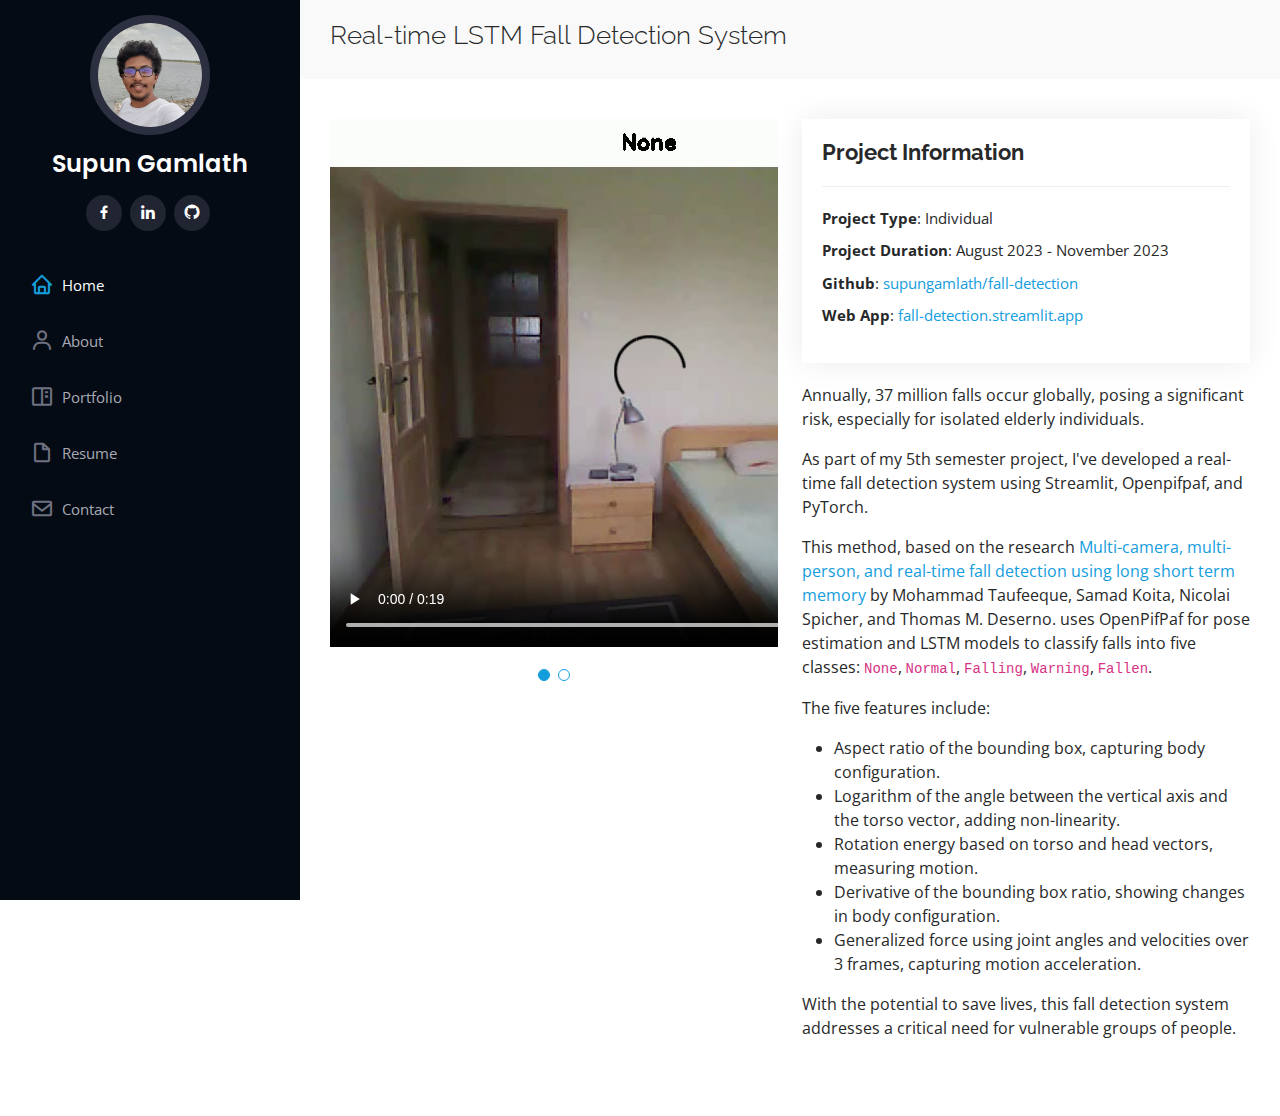
<file: fall-detection-lstml.html>
<!DOCTYPE html>
<html lang="en">

<head>
  <!-- Google tag (gtag.js) -->
  <script async src="https://www.googletagmanager.com/gtag/js?id=G-DS9ZMND4LT"></script>
  <script>
    window.dataLayer = window.dataLayer || [];
    function gtag() {
      dataLayer.push(arguments);
    }
    gtag("js", new Date());

    gtag("config", "G-DS9ZMND4LT");
  </script>
  <meta charset="utf-8" />
  <meta content="width=device-width, initial-scale=1.0" name="viewport" />

  <title>Real-time LSTM Fall Detection System</title>
  <meta content="" name="description" />
  <meta content="" name="keywords" />

  <!-- Favicons -->
  <link href="assets/img/favicon.png" rel="icon" />
  <link href="assets/img/apple-touch-icon.png" rel="apple-touch-icon" />

  <!-- Google Fonts -->
  <link
    href="https://fonts.googleapis.com/css?family=Open+Sans:300,300i,400,400i,600,600i,700,700i|Raleway:300,300i,400,400i,500,500i,600,600i,700,700i|Poppins:300,300i,400,400i,500,500i,600,600i,700,700i"
    rel="stylesheet" />

  <!-- Vendor CSS Files -->
  <link href="assets/vendor/aos/aos.css" rel="stylesheet" />
  <link href="assets/vendor/bootstrap/css/bootstrap.min.css" rel="stylesheet" />
  <link href="assets/vendor/bootstrap-icons/bootstrap-icons.css" rel="stylesheet" />
  <link href="assets/vendor/boxicons/css/boxicons.min.css" rel="stylesheet" />
  <link href="assets/vendor/glightbox/css/glightbox.min.css" rel="stylesheet" />
  <link href="assets/vendor/swiper/swiper-bundle.min.css" rel="stylesheet" />

  <!-- Template Main CSS File -->
  <link href="assets/css/style.css" rel="stylesheet" />
</head>

<body>
  <!-- ======= Mobile nav toggle button ======= -->
  <i class="bi bi-list mobile-nav-toggle d-xl-none"></i>

  <!-- ======= Header ======= -->
  <header id="header">
    <div class="d-flex flex-column">
      <div class="profile">
        <img src="assets/img/profile-img.png" alt="" class="img-fluid rounded-circle" />
        <h1 class="text-light"><a href="index.html">Supun Gamlath</a></h1>
        <div class="social-links mt-3 text-center">
          <a href="#" class="facebook"><i class="bx bxl-facebook"></i></a>
          <a href="#" class="linkedin"><i class="bx bxl-linkedin"></i></a>
          <a href="#" class="github"><i class="bx bxl-github"></i></a>
        </div>
      </div>

      <nav id="navbar" class="nav-menu navbar">
        <ul>
          <li>
            <a href="index.html#hero" class="nav-link scrollto active"><i class="bx bx-home"></i> <span>Home</span></a>
          </li>
          <li>
            <a href="index.html#about" class="nav-link scrollto"><i class="bx bx-user"></i> <span>About</span></a>
          </li>
          <li>
            <a href="index.html#portfolio" class="nav-link scrollto"><i class="bx bx-book-content"></i>
              <span>Portfolio</span></a>
          </li>
          <li>
            <a href="index.html#resume" class="nav-link scrollto"><i class="bx bx-file-blank"></i>
              <span>Resume</span></a>
          </li>
          <li>
            <a href="index.html#contact" class="nav-link scrollto"><i class="bx bx-envelope"></i>
              <span>Contact</span></a>
          </li>
        </ul>
      </nav>

      <!-- .nav-menu -->
    </div>
  </header>
  <!-- End Header -->

  <main id="main">
    <!-- ======= Breadcrumbs ======= -->
    <section id="breadcrumbs" class="breadcrumbs">
      <div class="container">
        <div class="d-flex justify-content-between align-items-center">
          <h2>Real-time LSTM Fall Detection System</h2>
        </div>
      </div>
    </section>
    <!-- End Breadcrumbs -->

    <!-- ======= Portfolio Details Section ======= -->
    <section id="portfolio-details" class="portfolio-details">
      <div class="container">
        <div class="row gy-4">
          <div class="col-lg-6">
            <div class="portfolio-details-slider swiper">
              <div class="swiper-wrapper align-items-center">
                <div class="swiper-slide">
                  <video controls>
                    <source src="assets/img/projects/fall-detection/video(1).mp4" type="video/mp4">
                    Your browser does not support the video tag.
                  </video>
                </div>
                <div class="swiper-slide">
                  <video controls>
                    <source src="assets/img/projects/fall-detection/video(2).mp4" type="video/mp4">
                    Your browser does not support the video tag.
                  </video>
                </div>
              </div>
              <div class="swiper-pagination"></div>
            </div>
          </div>

          <div class="col-lg-6">
            <div class="portfolio-info">
              <h3>Project Information</h3>
              <ul>
                <li><strong>Project Type</strong>: Individual</li>
                <li>
                  <strong>Project Duration</strong>: August 2023 - November 2023
                </li>
                <li>
                  <strong>Github</strong>:
                  <a href="https://github.com/supungamlath/fall-detection" target="_blank">supungamlath/fall-detection
                  </a>
                </li>
                <li>
                  <strong>Web App</strong>:
                  <a href="https://fall-detection.streamlit.app/" target="_blank">fall-detection.streamlit.app
                  </a>
                </li>
              </ul>
            </div>
            <div class="portfolio-description">
              <p>Annually, 37 million falls occur globally, posing a significant risk, especially for isolated elderly
                individuals.</p>

              <p>As part of my 5th semester project, I've developed a real-time fall detection system using Streamlit,
                Openpifpaf, and PyTorch.</p>

              <p>This method, based on the research <a href="https://doi.org/10.1117/12.2580700">Multi-camera,
                  multi-person, and real-time fall detection using long short term memory</a> by Mohammad Taufeeque,
                Samad Koita, Nicolai Spicher, and Thomas M. Deserno. uses OpenPifPaf for pose estimation and LSTM models
                to classify falls into five classes: <code>None</code>, <code>Normal</code>, <code>Falling</code>,
                <code>Warning</code>, <code>Fallen</code>.
              </p>

              <p>The five features include:</p>
              <ul>
                <li>Aspect ratio of the bounding box, capturing body configuration.</li>
                <li>Logarithm of the angle between the vertical axis and the torso vector, adding non-linearity.</li>
                <li>Rotation energy based on torso and head vectors, measuring motion.</li>
                <li>Derivative of the bounding box ratio, showing changes in body configuration.</li>
                <li>Generalized force using joint angles and velocities over 3 frames, capturing motion acceleration.
                </li>
              </ul>

              <p>With the potential to save lives, this fall detection system addresses a critical need for vulnerable
                groups of people.</p>
            </div>
          </div>
        </div>
      </div>
    </section>
    <!-- End Portfolio Details Section -->
  </main>
  <!-- End #main -->

  <!-- ======= Footer ======= -->
  <footer id="footer">
    <div class="container"></div>
  </footer>
  <!-- End  Footer -->

  <a href="#" class="back-to-top d-flex align-items-center justify-content-center"><i
      class="bi bi-arrow-up-short"></i></a>

  <!-- Vendor JS Files -->
  <script src="assets/vendor/purecounter/purecounter_vanilla.js"></script>
  <script src="assets/vendor/aos/aos.js"></script>
  <script src="assets/vendor/bootstrap/js/bootstrap.bundle.min.js"></script>
  <script src="assets/vendor/glightbox/js/glightbox.min.js"></script>
  <script src="assets/vendor/isotope-layout/isotope.pkgd.min.js"></script>
  <script src="assets/vendor/swiper/swiper-bundle.min.js"></script>
  <script src="assets/vendor/typed.js/typed.umd.js"></script>
  <script src="assets/vendor/waypoints/noframework.waypoints.js"></script>
  <script src="assets/vendor/php-email-form/validate.js"></script>

  <!-- Template Main JS File -->
  <script src="assets/js/main.js"></script>
</body>

</html>
</file>
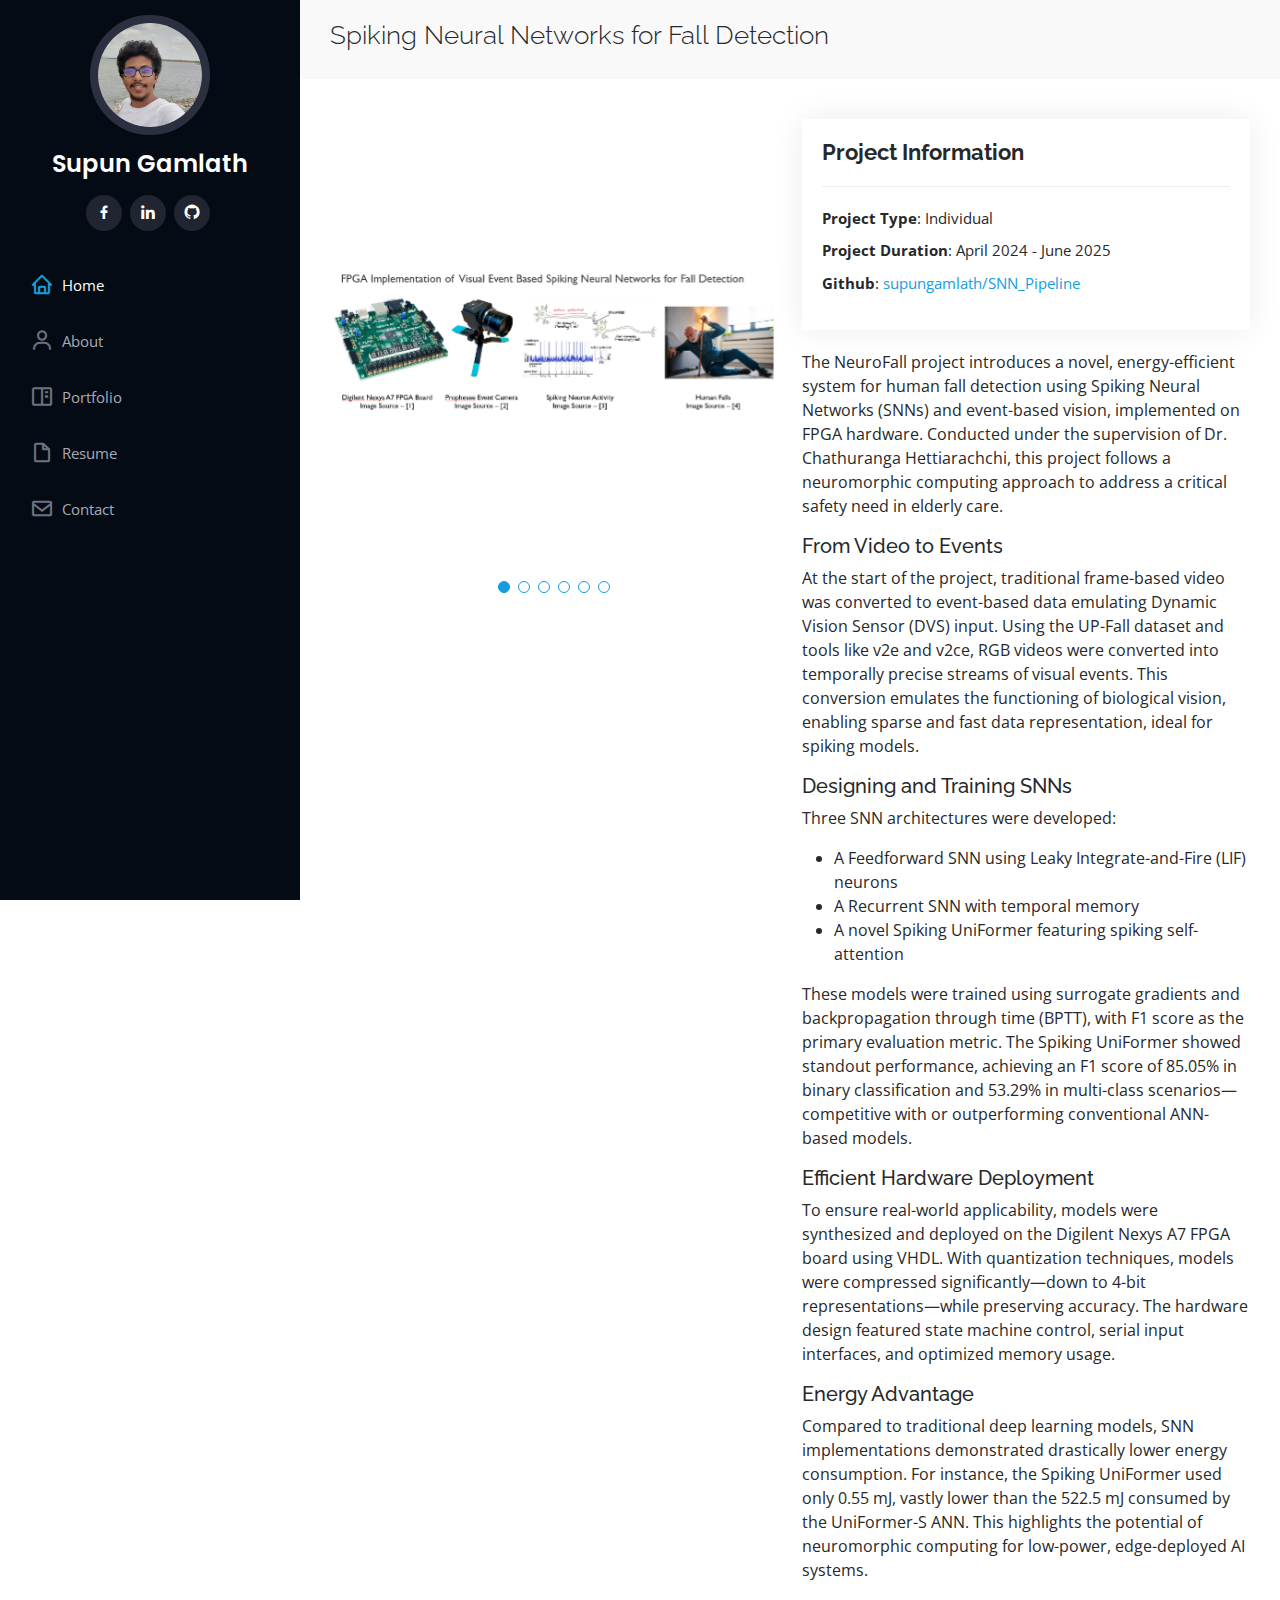
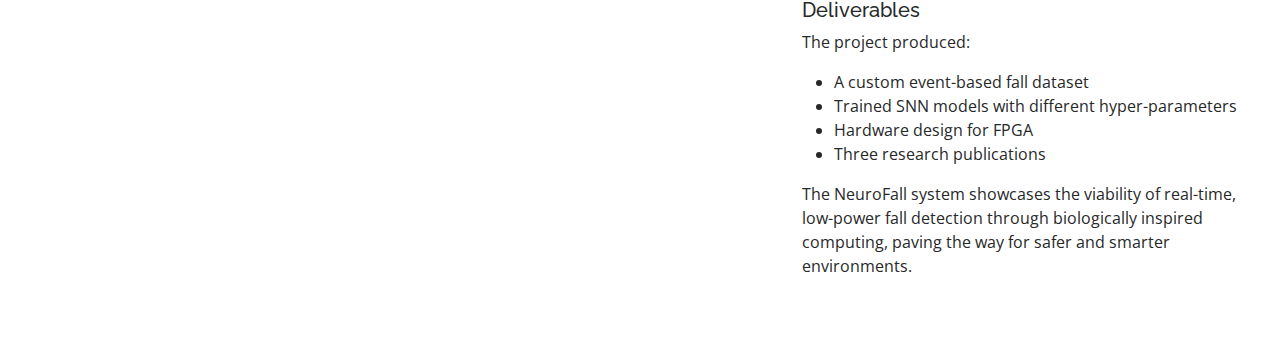
<file: fall-detection-snn.html>
<!DOCTYPE html>
<html lang="en">

<head>
  <!-- Google tag (gtag.js) -->
  <script async src="https://www.googletagmanager.com/gtag/js?id=G-DS9ZMND4LT"></script>
  <script>
    window.dataLayer = window.dataLayer || [];
    function gtag() {
      dataLayer.push(arguments);
    }
    gtag("js", new Date());

    gtag("config", "G-DS9ZMND4LT");
  </script>
  <meta charset="utf-8" />
  <meta content="width=device-width, initial-scale=1.0" name="viewport" />

  <title>Spiking Neural Networks for Fall Detection</title>
  <meta content="" name="description" />
  <meta content="" name="keywords" />

  <!-- Favicons -->
  <link href="assets/img/favicon.png" rel="icon" />
  <link href="assets/img/apple-touch-icon.png" rel="apple-touch-icon" />

  <!-- Google Fonts -->
  <link
    href="https://fonts.googleapis.com/css?family=Open+Sans:300,300i,400,400i,600,600i,700,700i|Raleway:300,300i,400,400i,500,500i,600,600i,700,700i|Poppins:300,300i,400,400i,500,500i,600,600i,700,700i"
    rel="stylesheet" />

  <!-- Vendor CSS Files -->
  <link href="assets/vendor/aos/aos.css" rel="stylesheet" />
  <link href="assets/vendor/bootstrap/css/bootstrap.min.css" rel="stylesheet" />
  <link href="assets/vendor/bootstrap-icons/bootstrap-icons.css" rel="stylesheet" />
  <link href="assets/vendor/boxicons/css/boxicons.min.css" rel="stylesheet" />
  <link href="assets/vendor/glightbox/css/glightbox.min.css" rel="stylesheet" />
  <link href="assets/vendor/swiper/swiper-bundle.min.css" rel="stylesheet" />

  <!-- Template Main CSS File -->
  <link href="assets/css/style.css" rel="stylesheet" />
</head>

<body>
  <!-- ======= Mobile nav toggle button ======= -->
  <i class="bi bi-list mobile-nav-toggle d-xl-none"></i>

  <!-- ======= Header ======= -->
  <header id="header">
    <div class="d-flex flex-column">
      <div class="profile">
        <img src="assets/img/profile-img.png" alt="" class="img-fluid rounded-circle" />
        <h1 class="text-light"><a href="index.html">Supun Gamlath</a></h1>
        <div class="social-links mt-3 text-center">
          <a href="#" class="facebook"><i class="bx bxl-facebook"></i></a>
          <a href="#" class="linkedin"><i class="bx bxl-linkedin"></i></a>
          <a href="#" class="github"><i class="bx bxl-github"></i></a>
        </div>
      </div>

      <nav id="navbar" class="nav-menu navbar">
        <ul>
          <li>
            <a href="index.html#hero" class="nav-link scrollto active"><i class="bx bx-home"></i> <span>Home</span></a>
          </li>
          <li>
            <a href="index.html#about" class="nav-link scrollto"><i class="bx bx-user"></i> <span>About</span></a>
          </li>
          <li>
            <a href="index.html#portfolio" class="nav-link scrollto"><i class="bx bx-book-content"></i>
              <span>Portfolio</span></a>
          </li>
          <li>
            <a href="index.html#resume" class="nav-link scrollto"><i class="bx bx-file-blank"></i>
              <span>Resume</span></a>
          </li>
          <li>
            <a href="index.html#contact" class="nav-link scrollto"><i class="bx bx-envelope"></i>
              <span>Contact</span></a>
          </li>
        </ul>
      </nav>

      <!-- .nav-menu -->
    </div>
  </header>
  <!-- End Header -->

  <main id="main">
    <!-- ======= Breadcrumbs ======= -->
    <section id="breadcrumbs" class="breadcrumbs">
      <div class="container">
        <div class="d-flex justify-content-between align-items-center">
          <h2>Spiking Neural Networks for Fall Detection</h2>
        </div>
      </div>
    </section>
    <!-- End Breadcrumbs -->

    <!-- ======= Portfolio Details Section ======= -->
    <section id="portfolio-details" class="portfolio-details">
      <div class="container">
        <div class="row gy-4">
          <div class="col-lg-6">
            <div class="portfolio-details-slider swiper">
              <div class="swiper-wrapper align-items-center">
                <div class="swiper-slide">
                  <img src="assets/img/projects/fall-detection-snn/overview.png" alt="" />
                </div>
                <div class="swiper-slide">
                  <img src="assets/img/projects/fall-detection-snn/methodology.png" alt="" />
                </div>
                <div class="swiper-slide">
                  <img src="assets/img/projects/fall-detection-snn/training.png" alt="" />
                </div>
                <div class="swiper-slide">
                  <img src="assets/img/projects/fall-detection-snn/binary.png" alt="" />
                </div>
                <div class="swiper-slide">
                  <img src="assets/img/projects/fall-detection-snn/multiclass.png" alt="" />
                </div>
                <div class="swiper-slide">
                  <img src="assets/img/projects/fall-detection-snn/energy.png" alt="" />
                </div>
              </div>
              <div class="swiper-pagination"></div>
            </div>
          </div>

          <div class="col-lg-6">
            <div class="portfolio-info">
              <h3>Project Information</h3>
              <ul>
                <li><strong>Project Type</strong>: Individual</li>
                <li>
                  <strong>Project Duration</strong>: April 2024 - June 2025
                </li>
                <li>
                  <strong>Github</strong>:
                  <a href="https://github.com/supungamlath/SNN_Pipeline" target="_blank">supungamlath/SNN_Pipeline
                  </a>
                </li>
              </ul>
            </div>
            <div class="portfolio-description">
              <p>
                The NeuroFall project introduces a novel, energy-efficient system for human fall detection using Spiking
                Neural Networks (SNNs) and event-based vision, implemented on FPGA hardware. Conducted under the
                supervision of Dr. Chathuranga Hettiarachchi, this project follows a neuromorphic
                computing approach to address a critical safety need in elderly care.
              </p>
              <h5>From Video to Events</h5>
              <p>
                At the start of the project, traditional frame-based video was converted to event-based data emulating
                Dynamic Vision Sensor (DVS) input. Using the UP-Fall dataset and tools like v2e and v2ce, RGB videos
                were
                converted into temporally
                precise streams of visual events. This conversion emulates the functioning of biological vision,
                enabling
                sparse and fast data representation, ideal for spiking models.
              </p>

              <h5>Designing and Training SNNs</h5>
              <p>
                Three SNN architectures were developed:
              <ul>
                <li>
                  A Feedforward SNN using Leaky Integrate-and-Fire (LIF) neurons
                </li>
                <li>
                  A Recurrent SNN with temporal memory
                </li>
                <li>
                  A novel Spiking UniFormer featuring spiking self-attention
                </li>
              </ul>
              These models were trained using surrogate gradients and backpropagation through time (BPTT), with F1
              score
              as the primary evaluation metric. The Spiking UniFormer showed standout performance, achieving an F1
              score
              of 85.05% in binary classification and 53.29% in multi-class scenarios—competitive with or outperforming
              conventional ANN-based models.
              </p>

              <h5>Efficient Hardware Deployment</h5>
              <p>
                To ensure real-world applicability, models were synthesized and deployed on the Digilent Nexys A7 FPGA
                board using VHDL. With quantization techniques, models were compressed significantly—down to 4-bit
                representations—while preserving accuracy. The hardware design featured state machine control, serial
                input interfaces, and optimized memory usage.
              </p>

              <h5>Energy Advantage</h5>
              <p>
                Compared to traditional deep learning models, SNN implementations demonstrated drastically lower energy
                consumption. For instance, the Spiking UniFormer used only 0.55 mJ, vastly lower than the 522.5 mJ
                consumed by the UniFormer-S ANN. This highlights the potential of neuromorphic computing for low-power,
                edge-deployed AI systems.
              </p>

              <h5>Deliverables</h5>
              <p>
                The project produced:
              <ul>
                <li>A custom event-based fall dataset</li>
                <li>Trained SNN models with different hyper-parameters</li>
                <li>Hardware design for FPGA</li>
                <li>Three research publications</li>
              </ul>

              The NeuroFall system showcases the viability of real-time, low-power fall detection through biologically
              inspired computing, paving the way for safer and smarter environments.
              </p>
            </div>
          </div>
        </div>
      </div>
    </section>
    <!-- End Portfolio Details Section -->
  </main>
  <!-- End #main -->

  <!-- ======= Footer ======= -->
  <footer id="footer">
    <div class="container"></div>
  </footer>
  <!-- End  Footer -->

  <a href="#" class="back-to-top d-flex align-items-center justify-content-center"><i
      class="bi bi-arrow-up-short"></i></a>

  <!-- Vendor JS Files -->
  <script src="assets/vendor/purecounter/purecounter_vanilla.js"></script>
  <script src="assets/vendor/aos/aos.js"></script>
  <script src="assets/vendor/bootstrap/js/bootstrap.bundle.min.js"></script>
  <script src="assets/vendor/glightbox/js/glightbox.min.js"></script>
  <script src="assets/vendor/isotope-layout/isotope.pkgd.min.js"></script>
  <script src="assets/vendor/swiper/swiper-bundle.min.js"></script>
  <script src="assets/vendor/typed.js/typed.umd.js"></script>
  <script src="assets/vendor/waypoints/noframework.waypoints.js"></script>
  <script src="assets/vendor/php-email-form/validate.js"></script>

  <!-- Template Main JS File -->
  <script src="assets/js/main.js"></script>
</body>

</html>
</file>
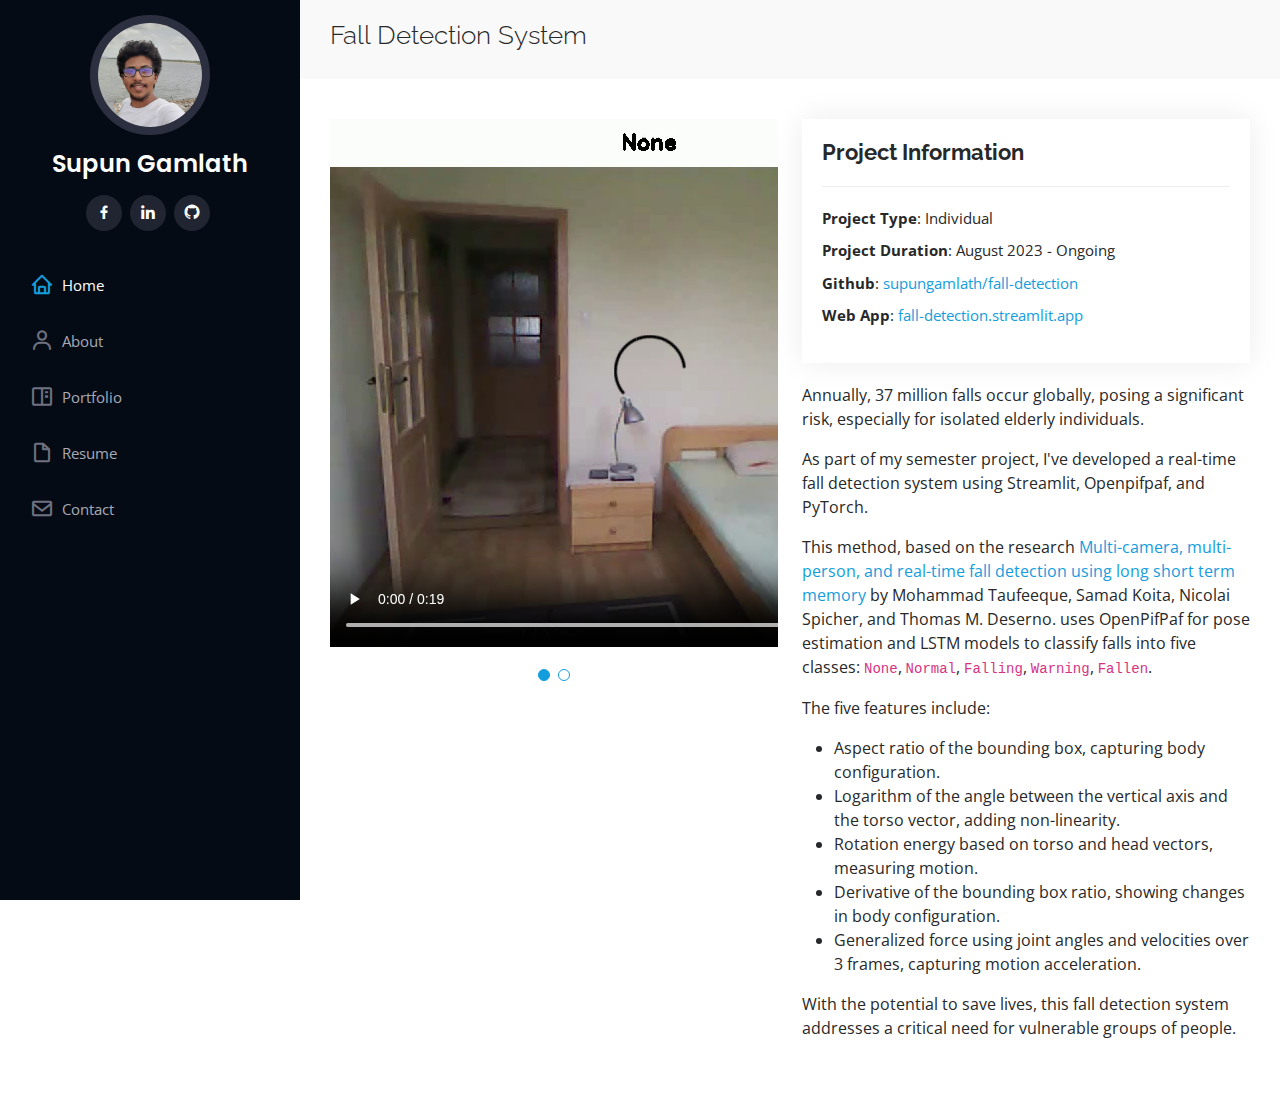
<file: fall-detection.html>
<!DOCTYPE html>
<html lang="en">
  <head>
    <!-- Google tag (gtag.js) -->
    <script
      async
      src="https://www.googletagmanager.com/gtag/js?id=G-DS9ZMND4LT"
    ></script>
    <script>
      window.dataLayer = window.dataLayer || [];
      function gtag() {
        dataLayer.push(arguments);
      }
      gtag("js", new Date());

      gtag("config", "G-DS9ZMND4LT");
    </script>
    <meta charset="utf-8" />
    <meta content="width=device-width, initial-scale=1.0" name="viewport" />

    <title>Fall Detection System</title>
    <meta content="" name="description" />
    <meta content="" name="keywords" />

    <!-- Favicons -->
    <link href="assets/img/favicon.png" rel="icon" />
    <link href="assets/img/apple-touch-icon.png" rel="apple-touch-icon" />

    <!-- Google Fonts -->
    <link
      href="https://fonts.googleapis.com/css?family=Open+Sans:300,300i,400,400i,600,600i,700,700i|Raleway:300,300i,400,400i,500,500i,600,600i,700,700i|Poppins:300,300i,400,400i,500,500i,600,600i,700,700i"
      rel="stylesheet"
    />

    <!-- Vendor CSS Files -->
    <link href="assets/vendor/aos/aos.css" rel="stylesheet" />
    <link
      href="assets/vendor/bootstrap/css/bootstrap.min.css"
      rel="stylesheet"
    />
    <link
      href="assets/vendor/bootstrap-icons/bootstrap-icons.css"
      rel="stylesheet"
    />
    <link href="assets/vendor/boxicons/css/boxicons.min.css" rel="stylesheet" />
    <link
      href="assets/vendor/glightbox/css/glightbox.min.css"
      rel="stylesheet"
    />
    <link href="assets/vendor/swiper/swiper-bundle.min.css" rel="stylesheet" />

    <!-- Template Main CSS File -->
    <link href="assets/css/style.css" rel="stylesheet" />
  </head>

  <body>
    <!-- ======= Mobile nav toggle button ======= -->
    <i class="bi bi-list mobile-nav-toggle d-xl-none"></i>

    <!-- ======= Header ======= -->
    <header id="header">
      <div class="d-flex flex-column">
        <div class="profile">
          <img
            src="assets/img/profile-img.png"
            alt=""
            class="img-fluid rounded-circle"
          />
          <h1 class="text-light"><a href="index.html">Supun Gamlath</a></h1>
          <div class="social-links mt-3 text-center">
            <a href="#" class="facebook"><i class="bx bxl-facebook"></i></a>
            <a href="#" class="linkedin"><i class="bx bxl-linkedin"></i></a>
            <a href="#" class="github"><i class="bx bxl-github"></i></a>
          </div>
        </div>

        <nav id="navbar" class="nav-menu navbar">
          <ul>
            <li>
              <a href="index.html#hero" class="nav-link scrollto active"
                ><i class="bx bx-home"></i> <span>Home</span></a
              >
            </li>
            <li>
              <a href="index.html#about" class="nav-link scrollto"
                ><i class="bx bx-user"></i> <span>About</span></a
              >
            </li>
            <li>
              <a href="index.html#portfolio" class="nav-link scrollto"
                ><i class="bx bx-book-content"></i> <span>Portfolio</span></a
              >
            </li>
            <li>
              <a href="index.html#resume" class="nav-link scrollto"
                ><i class="bx bx-file-blank"></i> <span>Resume</span></a
              >
            </li>
            <li>
              <a href="index.html#contact" class="nav-link scrollto"
                ><i class="bx bx-envelope"></i> <span>Contact</span></a
              >
            </li>
          </ul>
        </nav>

        <!-- .nav-menu -->
      </div>
    </header>
    <!-- End Header -->

    <main id="main">
      <!-- ======= Breadcrumbs ======= -->
      <section id="breadcrumbs" class="breadcrumbs">
        <div class="container">
          <div class="d-flex justify-content-between align-items-center">
            <h2>Fall Detection System</h2>
          </div>
        </div>
      </section>
      <!-- End Breadcrumbs -->

      <!-- ======= Portfolio Details Section ======= -->
      <section id="portfolio-details" class="portfolio-details">
        <div class="container">
          <div class="row gy-4">
            <div class="col-lg-6">
              <div class="portfolio-details-slider swiper">
                <div class="swiper-wrapper align-items-center">
                  <div class="swiper-slide">
                    <video controls>
                      <source src="assets/img/projects/fall-detection/video(1).mp4" type="video/mp4">
                      Your browser does not support the video tag.
                  </video>
                  </div>
                  <div class="swiper-slide">
                    <video controls>
                      <source src="assets/img/projects/fall-detection/video(2).mp4" type="video/mp4">
                      Your browser does not support the video tag.
                  </video>
                  </div>
                </div>
                <div class="swiper-pagination"></div>
              </div>
            </div>

            <div class="col-lg-6">
              <div class="portfolio-info">
                <h3>Project Information</h3>
                <ul>
                  <li><strong>Project Type</strong>: Individual</li>
                  <li>
                    <strong>Project Duration</strong>: August 2023 - Ongoing
                  </li>
                  <li>
                    <strong>Github</strong>:
                    <a href="https://github.com/supungamlath/fall-detection" target="_blank"
                      >supungamlath/fall-detection
                    </a>
                  </li>
                  <li>
                    <strong>Web App</strong>:
                    <a href="https://fall-detection.streamlit.app/" target="_blank"
                      >fall-detection.streamlit.app
                    </a>
                  </li>
                </ul>
              </div>
              <div class="portfolio-description">
                <p>Annually, 37 million falls occur globally, posing a significant risk, especially for isolated elderly individuals.</p>
    
                <p>As part of my semester project, I've developed a real-time fall detection system using Streamlit, Openpifpaf, and PyTorch.</p>
                
                <p>This method, based on the research <a href="https://doi.org/10.1117/12.2580700">Multi-camera, multi-person, and real-time fall detection using long short term memory</a> by Mohammad Taufeeque, Samad Koita, Nicolai Spicher, and Thomas M. Deserno. uses OpenPifPaf for pose estimation and LSTM models to classify falls into five classes: <code>None</code>, <code>Normal</code>, <code>Falling</code>, <code>Warning</code>, <code>Fallen</code>.</p>
                
                <p>The five features include:</p>
                <ul>
                    <li>Aspect ratio of the bounding box, capturing body configuration.</li>
                    <li>Logarithm of the angle between the vertical axis and the torso vector, adding non-linearity.</li>
                    <li>Rotation energy based on torso and head vectors, measuring motion.</li>
                    <li>Derivative of the bounding box ratio, showing changes in body configuration.</li>
                    <li>Generalized force using joint angles and velocities over 3 frames, capturing motion acceleration.</li>
                </ul>
                
                <p>With the potential to save lives, this fall detection system addresses a critical need for vulnerable groups of people.</p>
              </div>
            </div>
          </div>
        </div>
      </section>
      <!-- End Portfolio Details Section -->
    </main>
    <!-- End #main -->

    <!-- ======= Footer ======= -->
    <footer id="footer">
      <div class="container"></div>
    </footer>
    <!-- End  Footer -->

    <a
      href="#"
      class="back-to-top d-flex align-items-center justify-content-center"
      ><i class="bi bi-arrow-up-short"></i
    ></a>

    <!-- Vendor JS Files -->
    <script src="assets/vendor/purecounter/purecounter_vanilla.js"></script>
    <script src="assets/vendor/aos/aos.js"></script>
    <script src="assets/vendor/bootstrap/js/bootstrap.bundle.min.js"></script>
    <script src="assets/vendor/glightbox/js/glightbox.min.js"></script>
    <script src="assets/vendor/isotope-layout/isotope.pkgd.min.js"></script>
    <script src="assets/vendor/swiper/swiper-bundle.min.js"></script>
    <script src="assets/vendor/typed.js/typed.umd.js"></script>
    <script src="assets/vendor/waypoints/noframework.waypoints.js"></script>
    <script src="assets/vendor/php-email-form/validate.js"></script>

    <!-- Template Main JS File -->
    <script src="assets/js/main.js"></script>
  </body>
</html>
</file>
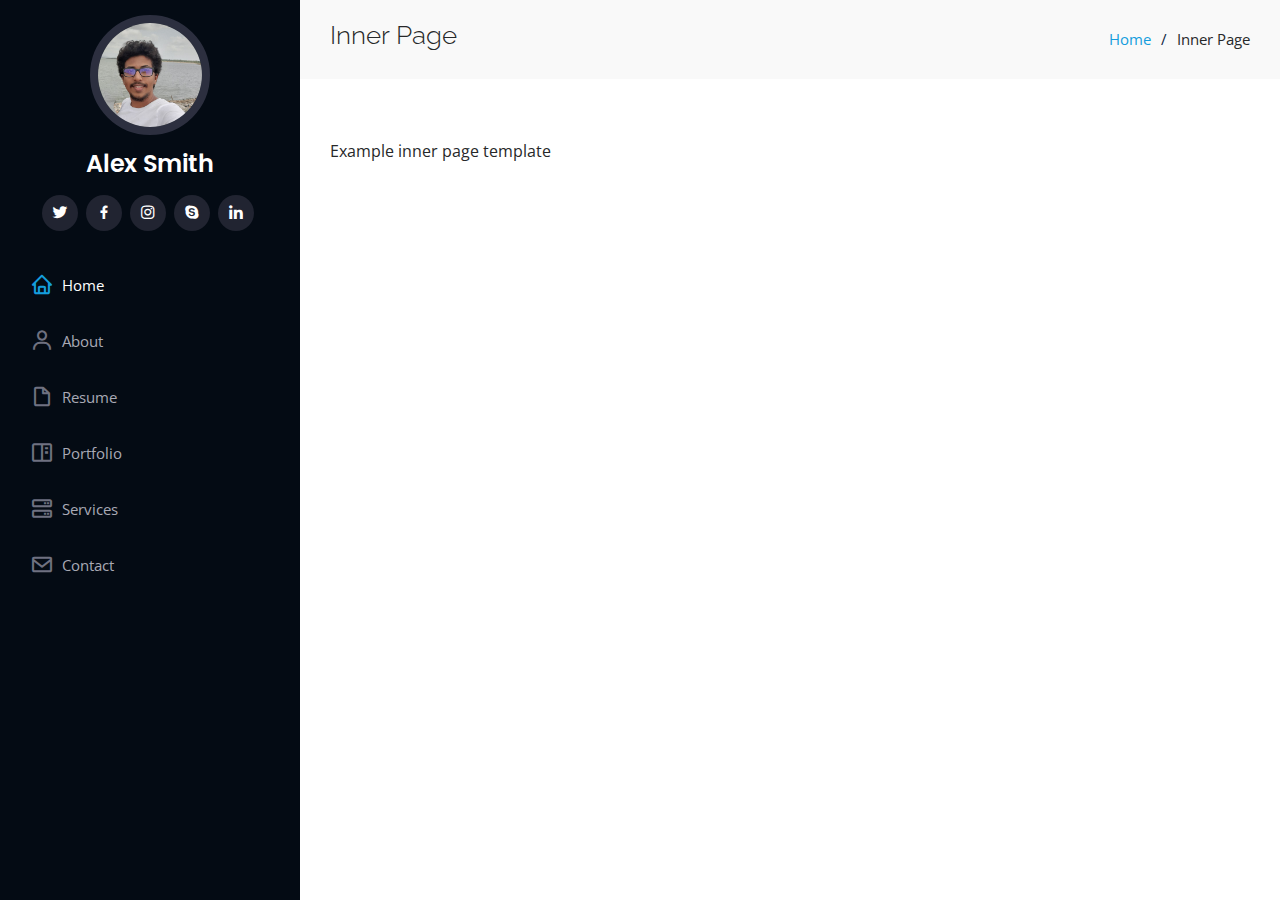
<file: inner-page.html>
<!DOCTYPE html>
<html lang="en">
  <head>
    <!-- Google tag (gtag.js) -->
    <script
      async
      src="https://www.googletagmanager.com/gtag/js?id=G-DS9ZMND4LT"
    ></script>
    <script>
      window.dataLayer = window.dataLayer || [];
      function gtag() {
        dataLayer.push(arguments);
      }
      gtag("js", new Date());

      gtag("config", "G-DS9ZMND4LT");
    </script>
    <meta charset="utf-8" />
    <meta content="width=device-width, initial-scale=1.0" name="viewport" />

    <title>Page - Supun Gamlath Portfolio</title>
    <meta content="" name="description" />
    <meta content="" name="keywords" />

    <!-- Favicons -->
    <link href="assets/img/favicon.png" rel="icon" />
    <link href="assets/img/apple-touch-icon.png" rel="apple-touch-icon" />

    <!-- Google Fonts -->
    <link
      href="https://fonts.googleapis.com/css?family=Open+Sans:300,300i,400,400i,600,600i,700,700i|Raleway:300,300i,400,400i,500,500i,600,600i,700,700i|Poppins:300,300i,400,400i,500,500i,600,600i,700,700i"
      rel="stylesheet"
    />

    <!-- Vendor CSS Files -->
    <link href="assets/vendor/aos/aos.css" rel="stylesheet" />
    <link
      href="assets/vendor/bootstrap/css/bootstrap.min.css"
      rel="stylesheet"
    />
    <link
      href="assets/vendor/bootstrap-icons/bootstrap-icons.css"
      rel="stylesheet"
    />
    <link href="assets/vendor/boxicons/css/boxicons.min.css" rel="stylesheet" />
    <link
      href="assets/vendor/glightbox/css/glightbox.min.css"
      rel="stylesheet"
    />
    <link href="assets/vendor/swiper/swiper-bundle.min.css" rel="stylesheet" />

    <link href="assets/css/style.css" rel="stylesheet" />
  </head>

  <body>
    <!-- ======= Mobile nav toggle button ======= -->
    <i class="bi bi-list mobile-nav-toggle d-xl-none"></i>

    <!-- ======= Header ======= -->
    <header id="header">
      <div class="d-flex flex-column">
        <div class="profile">
          <img
            src="assets/img/profile-img.png"
            alt=""
            class="img-fluid rounded-circle"
          />
          <h1 class="text-light"><a href="index.html">Alex Smith</a></h1>
          <div class="social-links mt-3 text-center">
            <a href="#" class="twitter"><i class="bx bxl-twitter"></i></a>
            <a href="#" class="facebook"><i class="bx bxl-facebook"></i></a>
            <a href="#" class="instagram"><i class="bx bxl-instagram"></i></a>
            <a href="#" class="google-plus"><i class="bx bxl-skype"></i></a>
            <a href="#" class="linkedin"><i class="bx bxl-linkedin"></i></a>
          </div>
        </div>

        <nav id="navbar" class="nav-menu navbar">
          <ul>
            <li>
              <a href="#hero" class="nav-link scrollto active"
                ><i class="bx bx-home"></i> <span>Home</span></a
              >
            </li>
            <li>
              <a href="#about" class="nav-link scrollto"
                ><i class="bx bx-user"></i> <span>About</span></a
              >
            </li>
            <li>
              <a href="#resume" class="nav-link scrollto"
                ><i class="bx bx-file-blank"></i> <span>Resume</span></a
              >
            </li>
            <li>
              <a href="#portfolio" class="nav-link scrollto"
                ><i class="bx bx-book-content"></i> <span>Portfolio</span></a
              >
            </li>
            <li>
              <a href="#services" class="nav-link scrollto"
                ><i class="bx bx-server"></i> <span>Services</span></a
              >
            </li>
            <li>
              <a href="#contact" class="nav-link scrollto"
                ><i class="bx bx-envelope"></i> <span>Contact</span></a
              >
            </li>
          </ul>
        </nav>
        <!-- .nav-menu -->
      </div>
    </header>
    <!-- End Header -->

    <main id="main">
      <!-- ======= Breadcrumbs ======= -->
      <section class="breadcrumbs">
        <div class="container">
          <div class="d-flex justify-content-between align-items-center">
            <h2>Inner Page</h2>
            <ol>
              <li><a href="index.html">Home</a></li>
              <li>Inner Page</li>
            </ol>
          </div>
        </div>
      </section>
      <!-- End Breadcrumbs -->

      <section class="inner-page">
        <div class="container">
          <p>Example inner page template</p>
        </div>
      </section>
    </main>
    <!-- End #main -->

    <!-- ======= Footer ======= -->
    <footer id="footer">
      <div class="container"></div>
    </footer>
    <!-- End  Footer -->

    <a
      href="#"
      class="back-to-top d-flex align-items-center justify-content-center"
      ><i class="bi bi-arrow-up-short"></i
    ></a>

    <!-- Vendor JS Files -->
    <script src="assets/vendor/purecounter/purecounter_vanilla.js"></script>
    <script src="assets/vendor/aos/aos.js"></script>
    <script src="assets/vendor/bootstrap/js/bootstrap.bundle.min.js"></script>
    <script src="assets/vendor/glightbox/js/glightbox.min.js"></script>
    <script src="assets/vendor/isotope-layout/isotope.pkgd.min.js"></script>
    <script src="assets/vendor/swiper/swiper-bundle.min.js"></script>
    <script src="assets/vendor/typed.js/typed.umd.js"></script>
    <script src="assets/vendor/waypoints/noframework.waypoints.js"></script>
    <script src="assets/vendor/php-email-form/validate.js"></script>

    <!-- Template Main JS File -->
    <script src="assets/js/main.js"></script>
  </body>
</html>
</file>
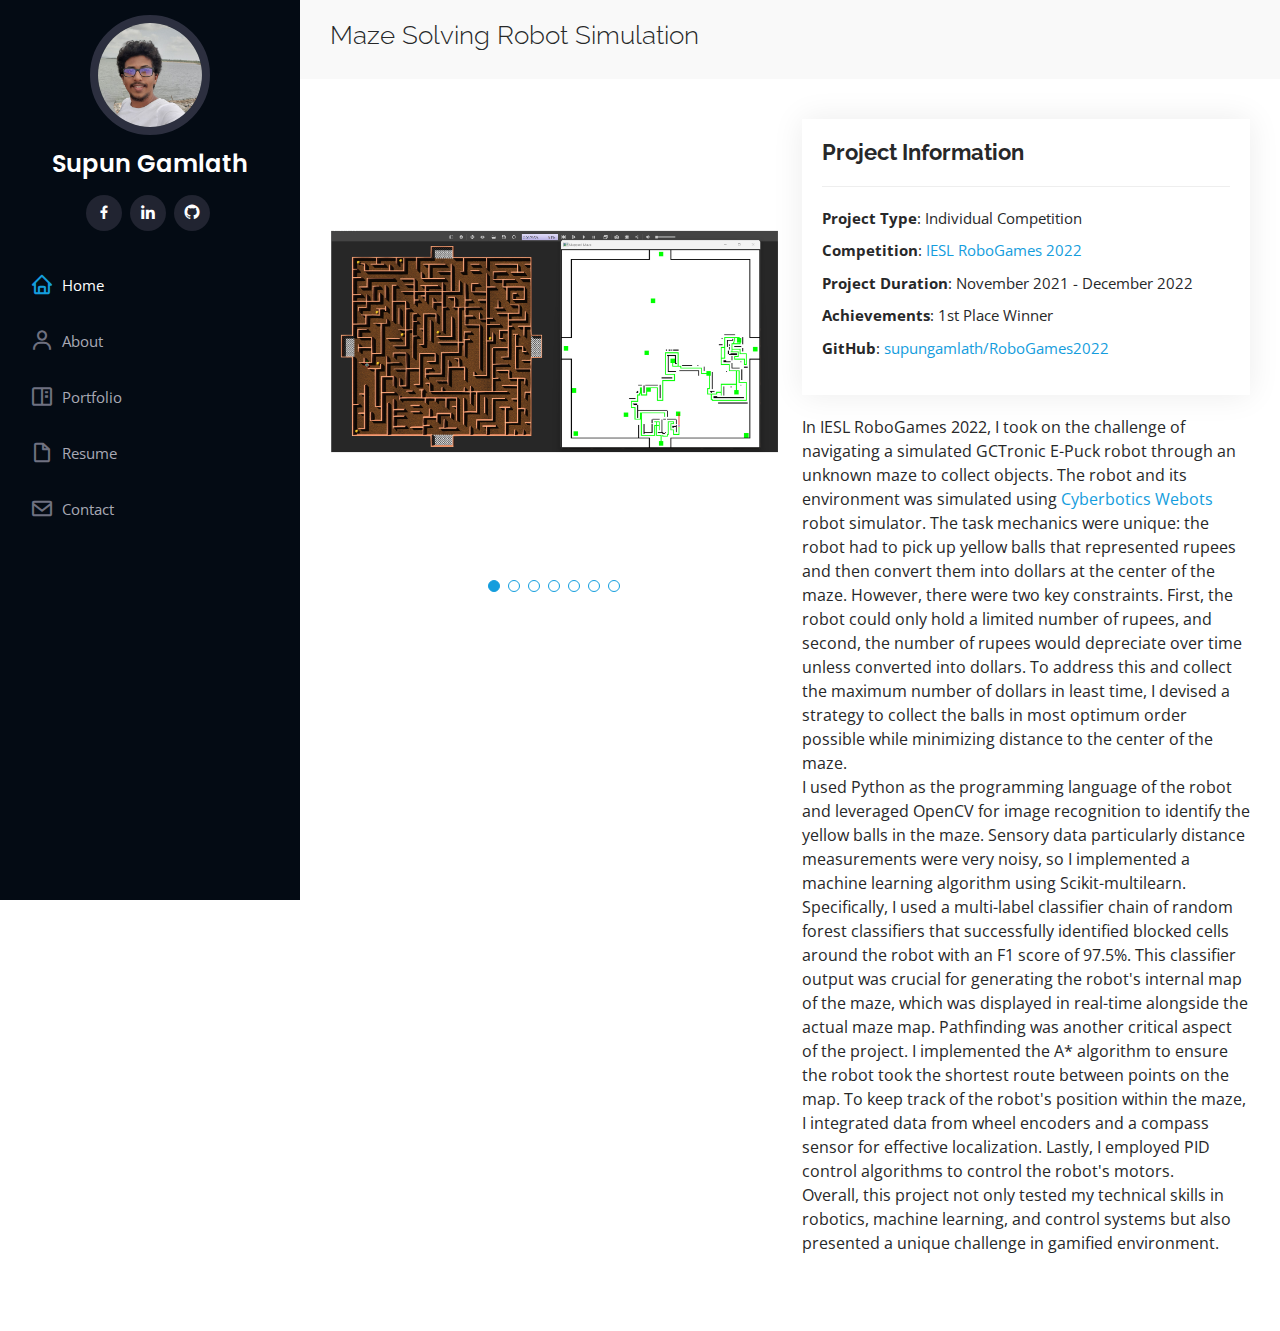
<file: maze-solver.html>
<!DOCTYPE html>
<html lang="en">
  <head>
    <!-- Google tag (gtag.js) -->
    <script
      async
      src="https://www.googletagmanager.com/gtag/js?id=G-DS9ZMND4LT"
    ></script>
    <script>
      window.dataLayer = window.dataLayer || [];
      function gtag() {
        dataLayer.push(arguments);
      }
      gtag("js", new Date());

      gtag("config", "G-DS9ZMND4LT");
    </script>
    <meta charset="utf-8" />
    <meta content="width=device-width, initial-scale=1.0" name="viewport" />

    <title>Maze Solving Robot Simulation</title>
    <meta content="" name="description" />
    <meta content="" name="keywords" />

    <!-- Favicons -->
    <link href="assets/img/favicon.png" rel="icon" />
    <link href="assets/img/apple-touch-icon.png" rel="apple-touch-icon" />

    <!-- Google Fonts -->
    <link
      href="https://fonts.googleapis.com/css?family=Open+Sans:300,300i,400,400i,600,600i,700,700i|Raleway:300,300i,400,400i,500,500i,600,600i,700,700i|Poppins:300,300i,400,400i,500,500i,600,600i,700,700i"
      rel="stylesheet"
    />

    <!-- Vendor CSS Files -->
    <link href="assets/vendor/aos/aos.css" rel="stylesheet" />
    <link
      href="assets/vendor/bootstrap/css/bootstrap.min.css"
      rel="stylesheet"
    />
    <link
      href="assets/vendor/bootstrap-icons/bootstrap-icons.css"
      rel="stylesheet"
    />
    <link href="assets/vendor/boxicons/css/boxicons.min.css" rel="stylesheet" />
    <link
      href="assets/vendor/glightbox/css/glightbox.min.css"
      rel="stylesheet"
    />
    <link href="assets/vendor/swiper/swiper-bundle.min.css" rel="stylesheet" />

    <!-- Template Main CSS File -->
    <link href="assets/css/style.css" rel="stylesheet" />
  </head>

  <body>
    <!-- ======= Mobile nav toggle button ======= -->
    <i class="bi bi-list mobile-nav-toggle d-xl-none"></i>

    <!-- ======= Header ======= -->
    <header id="header">
      <div class="d-flex flex-column">
        <div class="profile">
          <img
            src="assets/img/profile-img.png"
            alt=""
            class="img-fluid rounded-circle"
          />
          <h1 class="text-light"><a href="index.html">Supun Gamlath</a></h1>
          <div class="social-links mt-3 text-center">
            <a href="#" class="facebook"><i class="bx bxl-facebook"></i></a>
            <a href="#" class="linkedin"><i class="bx bxl-linkedin"></i></a>
            <a href="#" class="github"><i class="bx bxl-github"></i></a>
          </div>
        </div>

        <nav id="navbar" class="nav-menu navbar">
          <ul>
            <li>
              <a href="index.html#hero" class="nav-link scrollto active"
                ><i class="bx bx-home"></i> <span>Home</span></a
              >
            </li>
            <li>
              <a href="index.html#about" class="nav-link scrollto"
                ><i class="bx bx-user"></i> <span>About</span></a
              >
            </li>
            <li>
              <a href="index.html#portfolio" class="nav-link scrollto"
                ><i class="bx bx-book-content"></i> <span>Portfolio</span></a
              >
            </li>
            <li>
              <a href="index.html#resume" class="nav-link scrollto"
                ><i class="bx bx-file-blank"></i> <span>Resume</span></a
              >
            </li>
            <li>
              <a href="index.html#contact" class="nav-link scrollto"
                ><i class="bx bx-envelope"></i> <span>Contact</span></a
              >
            </li>
          </ul>
        </nav>

        <!-- .nav-menu -->
      </div>
    </header>
    <!-- End Header -->

    <main id="main">
      <!-- ======= Breadcrumbs ======= -->
      <section id="breadcrumbs" class="breadcrumbs">
        <div class="container">
          <div class="d-flex justify-content-between align-items-center">
            <h2>Maze Solving Robot Simulation</h2>
          </div>
        </div>
      </section>
      <!-- End Breadcrumbs -->

      <!-- ======= Portfolio Details Section ======= -->
      <section id="portfolio-details" class="portfolio-details">
        <div class="container">
          <div class="row gy-4">
            <div class="col-lg-6">
              <div class="portfolio-details-slider swiper">
                <div class="swiper-wrapper align-items-center">
                  <div class="swiper-slide">
                    <img
                      src="assets/img/projects/maze-solver/img(1).png"
                      alt=""
                    />
                  </div>
                  <div class="swiper-slide">
                    <img
                      src="assets/img/projects/maze-solver/img(2).png"
                      alt=""
                    />
                  </div>
                  <div class="swiper-slide">
                    <img
                      src="assets/img/projects/maze-solver/img(3).png"
                      alt=""
                    />
                  </div>
                  <div class="swiper-slide">
                    <img
                      src="assets/img/projects/maze-solver/img(4).png"
                      alt=""
                    />
                  </div>
                  <div class="swiper-slide">
                    <img
                      src="assets/img/projects/maze-solver/img(5).png"
                      alt=""
                    />
                  </div>
                  <div class="swiper-slide">
                    <img
                      src="assets/img/projects/maze-solver/img(6).png"
                      alt=""
                    />
                  </div>
                  <div class="swiper-slide">
                    <img
                      src="assets/img/projects/maze-solver/img(7).png"
                      alt=""
                    />
                  </div>
                </div>
                <div class="swiper-pagination"></div>
              </div>
            </div>

            <div class="col-lg-6">
              <div class="portfolio-info">
                <h3>Project Information</h3>
                <ul>
                  <li><strong>Project Type</strong>: Individual Competition</li>
                  <li>
                    <strong>Competition</strong>:
                    <a href="https://in.ieee.lk/" target="_blank"
                      >IESL RoboGames 2022
                    </a>
                  </li>
                  <li>
                    <strong>Project Duration</strong>: November 2021 - December
                    2022
                  </li>
                  <li><strong>Achievements</strong>: 1st Place Winner</li>
                  <li>
                    <strong>GitHub</strong>:
                    <a
                      href="https://github.com/supungamlath/RoboGames2022"
                      target="_blank"
                      >supungamlath/RoboGames2022</a
                    >
                  </li>
                </ul>
              </div>
              <div class="portfolio-description">
                <p>
                  In IESL RoboGames 2022, I took on the challenge of navigating
                  a simulated GCTronic E-Puck robot through an unknown maze to
                  collect objects. The robot and its environment was simulated
                  using
                  <a href="https://www.cyberbotics.com/" target="_blank"
                    >Cyberbotics Webots
                  </a>
                  robot simulator. The task mechanics were unique: the robot had
                  to pick up yellow balls that represented rupees and then
                  convert them into dollars at the center of the maze. However,
                  there were two key constraints. First, the robot could only
                  hold a limited number of rupees, and second, the number of
                  rupees would depreciate over time unless converted into
                  dollars. To address this and collect the maximum number of
                  dollars in least time, I devised a strategy to collect the
                  balls in most optimum order possible while minimizing distance
                  to the center of the maze.
                  <br />
                  I used Python as the programming language of the robot and
                  leveraged OpenCV for image recognition to identify the yellow
                  balls in the maze. Sensory data particularly distance
                  measurements were very noisy, so I implemented a machine
                  learning algorithm using Scikit-multilearn. Specifically, I
                  used a multi-label classifier chain of random forest
                  classifiers that successfully identified blocked cells around
                  the robot with an F1 score of 97.5%. This classifier output
                  was crucial for generating the robot's internal map of the
                  maze, which was displayed in real-time alongside the actual
                  maze map. Pathfinding was another critical aspect of the
                  project. I implemented the A* algorithm to ensure the robot
                  took the shortest route between points on the map. To keep
                  track of the robot's position within the maze, I integrated
                  data from wheel encoders and a compass sensor for effective
                  localization. Lastly, I employed PID control algorithms to
                  control the robot's motors.<br />
                  Overall, this project not only tested my technical skills in
                  robotics, machine learning, and control systems but also
                  presented a unique challenge in gamified environment.
                </p>
              </div>
            </div>
          </div>
        </div>
      </section>
      <!-- End Portfolio Details Section -->
    </main>
    <!-- End #main -->

    <!-- ======= Footer ======= -->
    <footer id="footer">
      <div class="container"></div>
    </footer>
    <!-- End  Footer -->

    <a
      href="#"
      class="back-to-top d-flex align-items-center justify-content-center"
      ><i class="bi bi-arrow-up-short"></i
    ></a>

    <!-- Vendor JS Files -->
    <script src="assets/vendor/purecounter/purecounter_vanilla.js"></script>
    <script src="assets/vendor/aos/aos.js"></script>
    <script src="assets/vendor/bootstrap/js/bootstrap.bundle.min.js"></script>
    <script src="assets/vendor/glightbox/js/glightbox.min.js"></script>
    <script src="assets/vendor/isotope-layout/isotope.pkgd.min.js"></script>
    <script src="assets/vendor/swiper/swiper-bundle.min.js"></script>
    <script src="assets/vendor/typed.js/typed.umd.js"></script>
    <script src="assets/vendor/waypoints/noframework.waypoints.js"></script>
    <script src="assets/vendor/php-email-form/validate.js"></script>

    <!-- Template Main JS File -->
    <script src="assets/js/main.js"></script>
  </body>
</html>
</file>
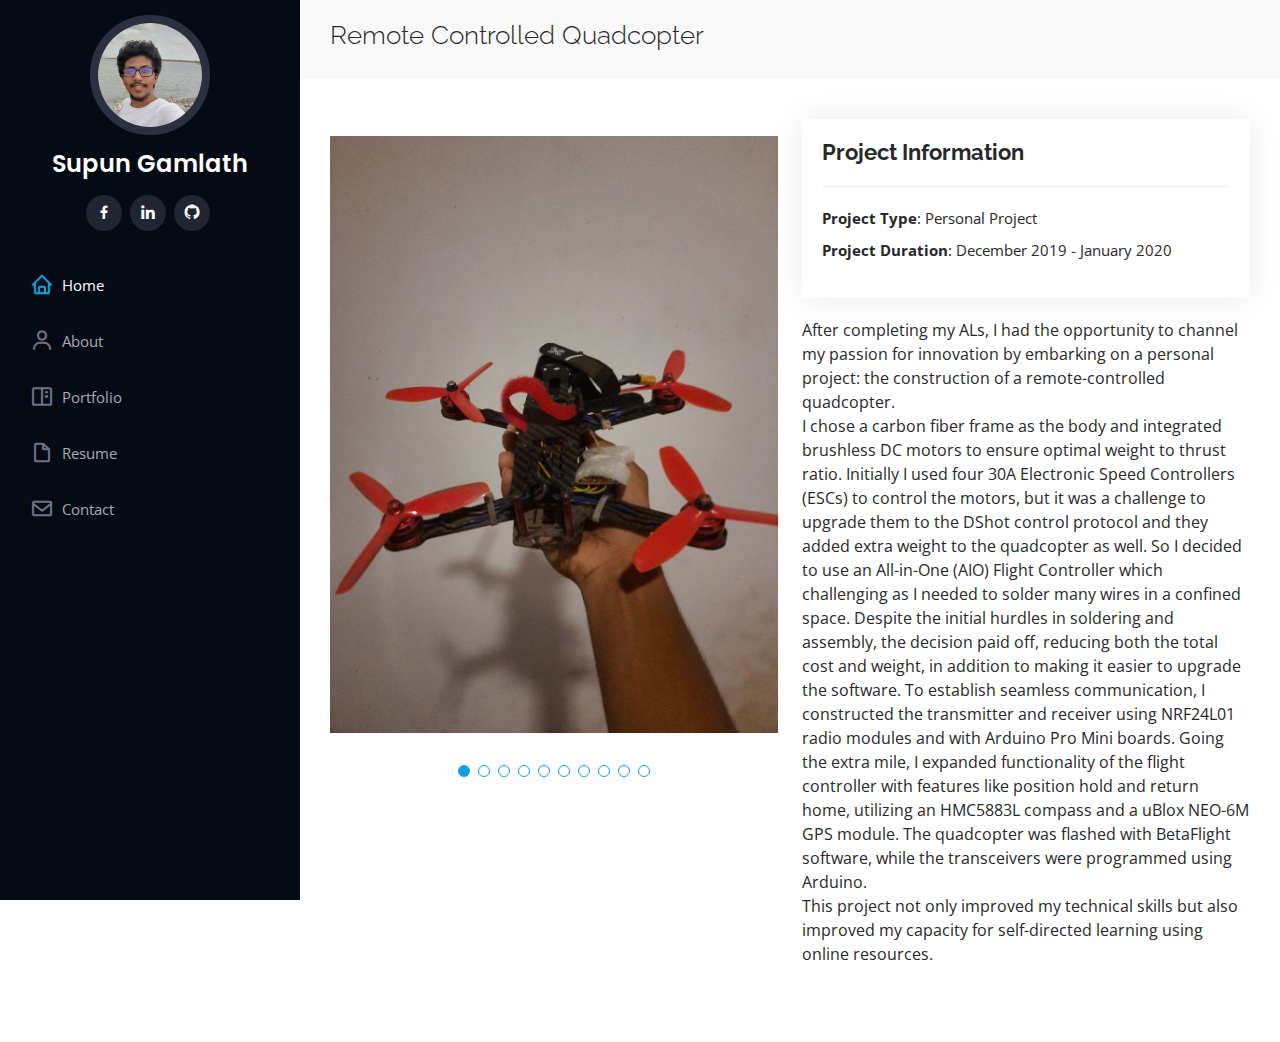
<file: quadcopter.html>
<!DOCTYPE html>
<html lang="en">
  <head>
    <!-- Google tag (gtag.js) -->
    <script
      async
      src="https://www.googletagmanager.com/gtag/js?id=G-DS9ZMND4LT"
    ></script>
    <script>
      window.dataLayer = window.dataLayer || [];
      function gtag() {
        dataLayer.push(arguments);
      }
      gtag("js", new Date());

      gtag("config", "G-DS9ZMND4LT");
    </script>
    <meta charset="utf-8" />
    <meta content="width=device-width, initial-scale=1.0" name="viewport" />

    <title>Remote Controlled Quadcopter</title>
    <meta content="" name="description" />
    <meta content="" name="keywords" />

    <!-- Favicons -->
    <link href="assets/img/favicon.png" rel="icon" />
    <link href="assets/img/apple-touch-icon.png" rel="apple-touch-icon" />

    <!-- Google Fonts -->
    <link
      href="https://fonts.googleapis.com/css?family=Open+Sans:300,300i,400,400i,600,600i,700,700i|Raleway:300,300i,400,400i,500,500i,600,600i,700,700i|Poppins:300,300i,400,400i,500,500i,600,600i,700,700i"
      rel="stylesheet"
    />

    <!-- Vendor CSS Files -->
    <link href="assets/vendor/aos/aos.css" rel="stylesheet" />
    <link
      href="assets/vendor/bootstrap/css/bootstrap.min.css"
      rel="stylesheet"
    />
    <link
      href="assets/vendor/bootstrap-icons/bootstrap-icons.css"
      rel="stylesheet"
    />
    <link href="assets/vendor/boxicons/css/boxicons.min.css" rel="stylesheet" />
    <link
      href="assets/vendor/glightbox/css/glightbox.min.css"
      rel="stylesheet"
    />
    <link href="assets/vendor/swiper/swiper-bundle.min.css" rel="stylesheet" />

    <!-- Template Main CSS File -->
    <link href="assets/css/style.css" rel="stylesheet" />
  </head>

  <body>
    <!-- ======= Mobile nav toggle button ======= -->
    <i class="bi bi-list mobile-nav-toggle d-xl-none"></i>

    <!-- ======= Header ======= -->
    <header id="header">
      <div class="d-flex flex-column">
        <div class="profile">
          <img
            src="assets/img/profile-img.png"
            alt=""
            class="img-fluid rounded-circle"
          />
          <h1 class="text-light"><a href="index.html">Supun Gamlath</a></h1>
          <div class="social-links mt-3 text-center">
            <a href="#" class="facebook"><i class="bx bxl-facebook"></i></a>
            <a href="#" class="linkedin"><i class="bx bxl-linkedin"></i></a>
            <a href="#" class="github"><i class="bx bxl-github"></i></a>
          </div>
        </div>

        <nav id="navbar" class="nav-menu navbar">
          <ul>
            <li>
              <a href="index.html#hero" class="nav-link scrollto active"
                ><i class="bx bx-home"></i> <span>Home</span></a
              >
            </li>
            <li>
              <a href="index.html#about" class="nav-link scrollto"
                ><i class="bx bx-user"></i> <span>About</span></a
              >
            </li>
            <li>
              <a href="index.html#portfolio" class="nav-link scrollto"
                ><i class="bx bx-book-content"></i> <span>Portfolio</span></a
              >
            </li>
            <li>
              <a href="index.html#resume" class="nav-link scrollto"
                ><i class="bx bx-file-blank"></i> <span>Resume</span></a
              >
            </li>
            <li>
              <a href="index.html#contact" class="nav-link scrollto"
                ><i class="bx bx-envelope"></i> <span>Contact</span></a
              >
            </li>
          </ul>
        </nav>

        <!-- .nav-menu -->
      </div>
    </header>
    <!-- End Header -->

    <main id="main">
      <!-- ======= Breadcrumbs ======= -->
      <section id="breadcrumbs" class="breadcrumbs">
        <div class="container">
          <div class="d-flex justify-content-between align-items-center">
            <h2>Remote Controlled Quadcopter</h2>
          </div>
        </div>
      </section>
      <!-- End Breadcrumbs -->

      <!-- ======= Portfolio Details Section ======= -->
      <section id="portfolio-details" class="portfolio-details">
        <div class="container">
          <div class="row gy-4">
            <div class="col-lg-6">
              <div class="portfolio-details-slider swiper">
                <div class="swiper-wrapper align-items-center">
                  <div class="swiper-slide">
                    <img
                      src="assets/img/projects/quadcopter/img(10).jpg"
                      alt=""
                    />
                  </div>
                  <div class="swiper-slide">
                    <img
                      src="assets/img/projects/quadcopter/img(1).jpg"
                      alt=""
                    />
                  </div>

                  <div class="swiper-slide">
                    <img
                      src="assets/img/projects/quadcopter/img(2).jpg"
                      alt=""
                    />
                  </div>

                  <div class="swiper-slide">
                    <img
                      src="assets/img/projects/quadcopter/img(3).jpg"
                      alt=""
                    />
                  </div>

                  <div class="swiper-slide">
                    <img
                      src="assets/img/projects/quadcopter/img(4).jpg"
                      alt=""
                    />
                  </div>

                  <div class="swiper-slide">
                    <img
                      src="assets/img/projects/quadcopter/img(5).jpg"
                      alt=""
                    />
                  </div>

                  <div class="swiper-slide">
                    <img
                      src="assets/img/projects/quadcopter/img(6).jpg"
                      alt=""
                    />
                  </div>

                  <div class="swiper-slide">
                    <img
                      src="assets/img/projects/quadcopter/img(7).jpg"
                      alt=""
                    />
                  </div>

                  <div class="swiper-slide">
                    <img
                      src="assets/img/projects/quadcopter/img(8).jpg"
                      alt=""
                    />
                  </div>

                  <div class="swiper-slide">
                    <img
                      src="assets/img/projects/quadcopter/img(9).jpg"
                      alt=""
                    />
                  </div>
                </div>
                <div class="swiper-pagination"></div>
              </div>
            </div>

            <div class="col-lg-6">
              <div class="portfolio-info">
                <h3>Project Information</h3>
                <ul>
                  <li><strong>Project Type</strong>: Personal Project</li>
                  <li>
                    <strong>Project Duration</strong>: December 2019 - January
                    2020
                  </li>
                </ul>
              </div>
              <div class="portfolio-description">
                <p>
                  After completing my ALs, I had the opportunity to channel my
                  passion for innovation by embarking on a personal project: the
                  construction of a remote-controlled quadcopter. <br />
                  I chose a carbon fiber frame as the body and integrated
                  brushless DC motors to ensure optimal weight to thrust ratio.
                  Initially I used four 30A Electronic Speed Controllers (ESCs)
                  to control the motors, but it was a challenge to upgrade them
                  to the DShot control protocol and they added extra weight to
                  the quadcopter as well. So I decided to use an All-in-One
                  (AIO) Flight Controller which challenging as I needed to
                  solder many wires in a confined space. Despite the initial
                  hurdles in soldering and assembly, the decision paid off,
                  reducing both the total cost and weight, in addition to making
                  it easier to upgrade the software. To establish seamless
                  communication, I constructed the transmitter and receiver
                  using NRF24L01 radio modules and with Arduino Pro Mini boards.
                  Going the extra mile, I expanded functionality of the flight
                  controller with features like position hold and return home,
                  utilizing an HMC5883L compass and a uBlox NEO-6M GPS module.
                  The quadcopter was flashed with BetaFlight software, while the
                  transceivers were programmed using Arduino.
                  <br />This project not only improved my technical skills but
                  also improved my capacity for self-directed learning using
                  online resources.
                </p>
              </div>
            </div>
          </div>
        </div>
      </section>
      <!-- End Portfolio Details Section -->
    </main>
    <!-- End #main -->

    <!-- ======= Footer ======= -->
    <footer id="footer">
      <div class="container"></div>
    </footer>
    <!-- End  Footer -->

    <a
      href="#"
      class="back-to-top d-flex align-items-center justify-content-center"
      ><i class="bi bi-arrow-up-short"></i
    ></a>

    <!-- Vendor JS Files -->
    <script src="assets/vendor/purecounter/purecounter_vanilla.js"></script>
    <script src="assets/vendor/aos/aos.js"></script>
    <script src="assets/vendor/bootstrap/js/bootstrap.bundle.min.js"></script>
    <script src="assets/vendor/glightbox/js/glightbox.min.js"></script>
    <script src="assets/vendor/isotope-layout/isotope.pkgd.min.js"></script>
    <script src="assets/vendor/swiper/swiper-bundle.min.js"></script>
    <script src="assets/vendor/typed.js/typed.umd.js"></script>
    <script src="assets/vendor/waypoints/noframework.waypoints.js"></script>
    <script src="assets/vendor/php-email-form/validate.js"></script>

    <!-- Template Main JS File -->
    <script src="assets/js/main.js"></script>
  </body>
</html>
</file>
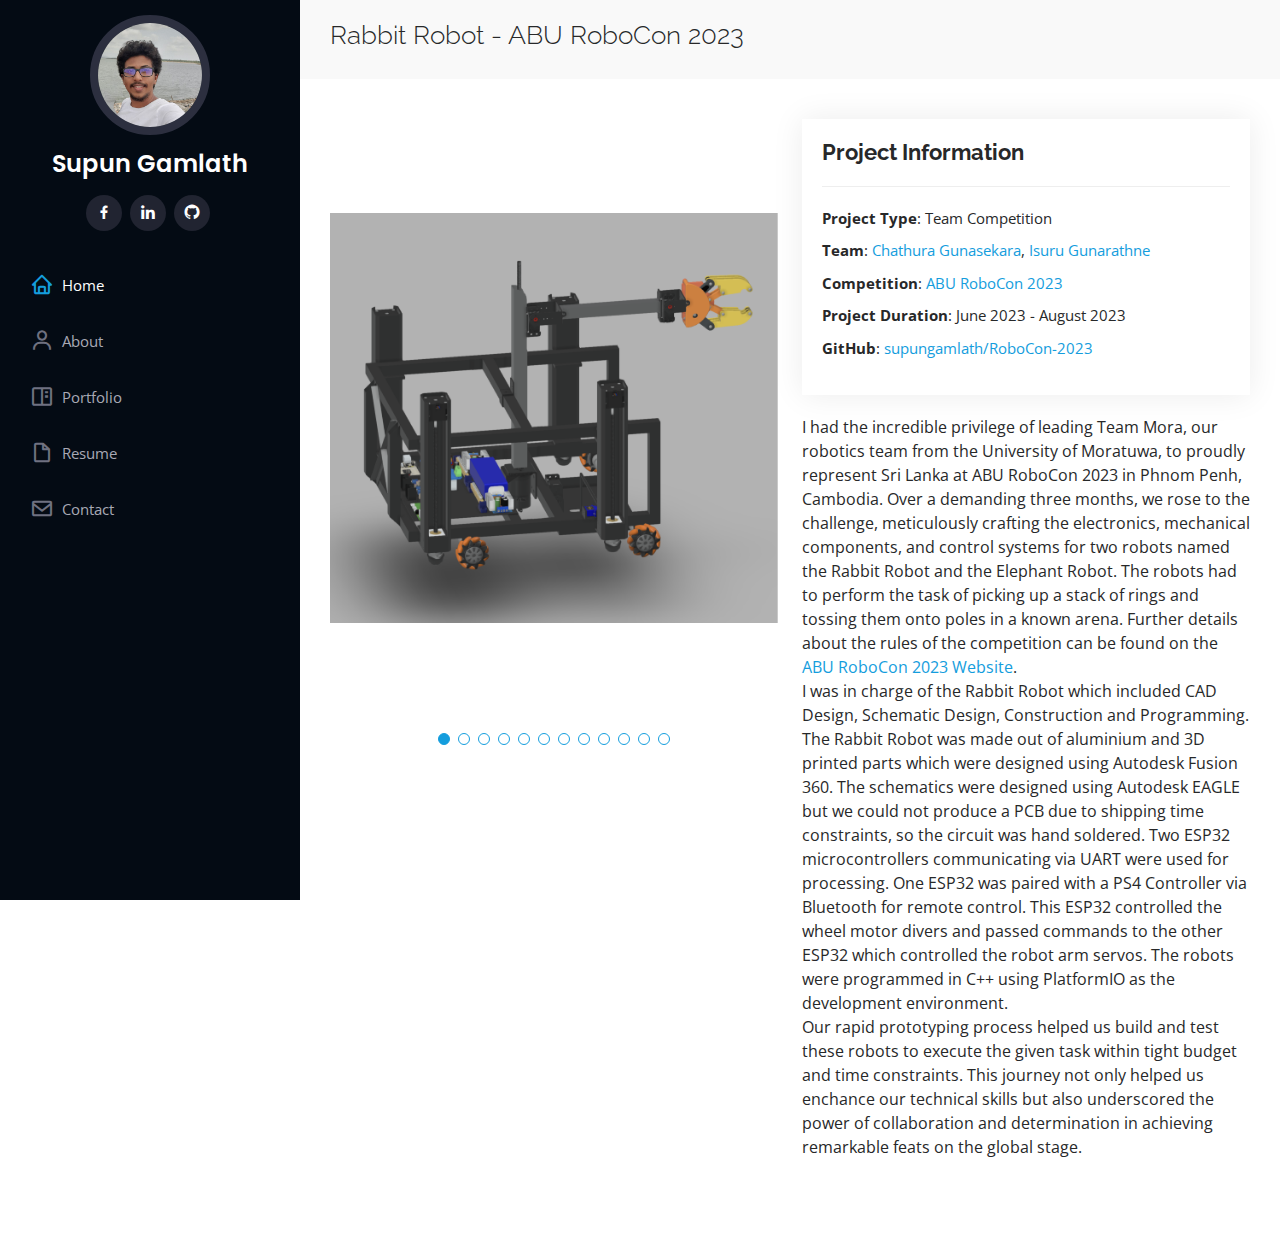
<file: rabbit-robot.html>
<!DOCTYPE html>
<html lang="en">
  <head>
    <!-- Google tag (gtag.js) -->
    <script
      async
      src="https://www.googletagmanager.com/gtag/js?id=G-DS9ZMND4LT"
    ></script>
    <script>
      window.dataLayer = window.dataLayer || [];
      function gtag() {
        dataLayer.push(arguments);
      }
      gtag("js", new Date());

      gtag("config", "G-DS9ZMND4LT");
    </script>
    <meta charset="utf-8" />
    <meta content="width=device-width, initial-scale=1.0" name="viewport" />

    <title>Rabbit Robot ABU RoboCon 2023</title>
    <meta content="" name="description" />
    <meta content="rabbit robot abu robocon 2023" name="keywords" />

    <!-- Favicons -->
    <link href="assets/img/favicon.png" rel="icon" />
    <link href="assets/img/apple-touch-icon.png" rel="apple-touch-icon" />

    <!-- Google Fonts -->
    <link
      href="https://fonts.googleapis.com/css?family=Open+Sans:300,300i,400,400i,600,600i,700,700i|Raleway:300,300i,400,400i,500,500i,600,600i,700,700i|Poppins:300,300i,400,400i,500,500i,600,600i,700,700i"
      rel="stylesheet"
    />

    <!-- Vendor CSS Files -->
    <link href="assets/vendor/aos/aos.css" rel="stylesheet" />
    <link
      href="assets/vendor/bootstrap/css/bootstrap.min.css"
      rel="stylesheet"
    />
    <link
      href="assets/vendor/bootstrap-icons/bootstrap-icons.css"
      rel="stylesheet"
    />
    <link href="assets/vendor/boxicons/css/boxicons.min.css" rel="stylesheet" />
    <link
      href="assets/vendor/glightbox/css/glightbox.min.css"
      rel="stylesheet"
    />
    <link href="assets/vendor/swiper/swiper-bundle.min.css" rel="stylesheet" />

    <!-- Template Main CSS File -->
    <link href="assets/css/style.css" rel="stylesheet" />
  </head>

  <body>
    <!-- ======= Mobile nav toggle button ======= -->
    <i class="bi bi-list mobile-nav-toggle d-xl-none"></i>

    <!-- ======= Header ======= -->
    <header id="header">
      <div class="d-flex flex-column">
        <div class="profile">
          <img
            src="assets/img/profile-img.png"
            alt=""
            class="img-fluid rounded-circle"
          />
          <h1 class="text-light"><a href="index.html">Supun Gamlath</a></h1>
          <div class="social-links mt-3 text-center">
            <a href="#" class="facebook"><i class="bx bxl-facebook"></i></a>
            <a href="#" class="linkedin"><i class="bx bxl-linkedin"></i></a>
            <a href="#" class="github"><i class="bx bxl-github"></i></a>
          </div>
        </div>

        <nav id="navbar" class="nav-menu navbar">
          <ul>
            <li>
              <a href="index.html#hero" class="nav-link scrollto active"
                ><i class="bx bx-home"></i> <span>Home</span></a
              >
            </li>
            <li>
              <a href="index.html#about" class="nav-link scrollto"
                ><i class="bx bx-user"></i> <span>About</span></a
              >
            </li>
            <li>
              <a href="index.html#portfolio" class="nav-link scrollto"
                ><i class="bx bx-book-content"></i> <span>Portfolio</span></a
              >
            </li>
            <li>
              <a href="index.html#resume" class="nav-link scrollto"
                ><i class="bx bx-file-blank"></i> <span>Resume</span></a
              >
            </li>
            <li>
              <a href="index.html#contact" class="nav-link scrollto"
                ><i class="bx bx-envelope"></i> <span>Contact</span></a
              >
            </li>
          </ul>
        </nav>

        <!-- .nav-menu -->
      </div>
    </header>
    <!-- End Header -->

    <main id="main">
      <!-- ======= Breadcrumbs ======= -->
      <section id="breadcrumbs" class="breadcrumbs">
        <div class="container">
          <div class="d-flex justify-content-between align-items-center">
            <h2>Rabbit Robot - ABU RoboCon 2023</h2>
          </div>
        </div>
      </section>
      <!-- End Breadcrumbs -->

      <!-- ======= Portfolio Details Section ======= -->
      <section id="portfolio-details" class="portfolio-details">
        <div class="container">
          <div class="row gy-4">
            <div class="col-lg-6">
              <div class="portfolio-details-slider swiper">
                <div class="swiper-wrapper align-items-center">
                  <div class="swiper-slide">
                    <img
                      src="assets/img/projects/rabbitrobot/img(12).png"
                      alt=""
                    />
                  </div>
                  <div class="swiper-slide">
                    <img
                      src="assets/img/projects/rabbitrobot/img(11).png"
                      alt=""
                    />
                  </div>
                  <div class="swiper-slide">
                    <img
                      src="assets/img/projects/rabbitrobot/img(10).png"
                      alt=""
                    />
                  </div>
                  <div class="swiper-slide">
                    <img
                      src="assets/img/projects/rabbitrobot/img(1).jpg"
                      alt=""
                    />
                  </div>

                  <div class="swiper-slide">
                    <img
                      src="assets/img/projects/rabbitrobot/img(2).jpg"
                      alt=""
                    />
                  </div>

                  <div class="swiper-slide">
                    <img
                      src="assets/img/projects/rabbitrobot/img(3).jpg"
                      alt=""
                    />
                  </div>

                  <div class="swiper-slide">
                    <img
                      src="assets/img/projects/rabbitrobot/img(4).jpg"
                      alt=""
                    />
                  </div>

                  <div class="swiper-slide">
                    <img
                      src="assets/img/projects/rabbitrobot/img(5).jpg"
                      alt=""
                    />
                  </div>

                  <div class="swiper-slide">
                    <img
                      src="assets/img/projects/rabbitrobot/img(6).jpg"
                      alt=""
                    />
                  </div>

                  <div class="swiper-slide">
                    <img
                      src="assets/img/projects/rabbitrobot/img(7).jpg"
                      alt=""
                    />
                  </div>

                  <div class="swiper-slide">
                    <img
                      src="assets/img/projects/rabbitrobot/img(8).jpg"
                      alt=""
                    />
                  </div>

                  <div class="swiper-slide">
                    <img
                      src="assets/img/projects/rabbitrobot/img(9).jpg"
                      alt=""
                    />
                  </div>
                </div>
                <div class="swiper-pagination"></div>
              </div>
            </div>

            <div class="col-lg-6">
              <div class="portfolio-info">
                <h3>Project Information</h3>
                <ul>
                  <li><strong>Project Type</strong>: Team Competition</li>
                  <li>
                    <strong>Team</strong>:
                    <a
                      href="https://www.linkedin.com/in/chathura-gunasekera-633561215/"
                      target="_blank"
                      >Chathura Gunasekara</a
                    >,
                    <a
                      href="https://www.linkedin.com/in/isuru-gunarathne-a4196718b/"
                      target="_blank"
                      >Isuru Gunarathne</a
                    >
                  </li>
                  <li>
                    <strong>Competition</strong>:
                    <a href="https://www.aburobocon2023.com/" target="_blank"
                      >ABU RoboCon 2023</a
                    >
                  </li>
                  <li>
                    <strong>Project Duration</strong>: June 2023 - August 2023
                  </li>
                  <li>
                    <strong>GitHub</strong>:
                    <a
                      href="https://github.com/supungamlath/RoboCon-2023"
                      target="_blank"
                      >supungamlath/RoboCon-2023</a
                    >
                  </li>
                </ul>
              </div>
              <div class="portfolio-description">
                <p>
                  I had the incredible privilege of leading Team Mora, our
                  robotics team from the University of Moratuwa, to proudly
                  represent Sri Lanka at ABU RoboCon 2023 in Phnom Penh,
                  Cambodia. Over a demanding three months, we rose to the
                  challenge, meticulously crafting the electronics, mechanical
                  components, and control systems for two robots named the
                  Rabbit Robot and the Elephant Robot. The robots had to perform
                  the task of picking up a stack of rings and tossing them onto
                  poles in a known arena. Further details about the rules of the
                  competition can be found on the
                  <a href="https://www.aburobocon2023.com/" target="_blank"
                    >ABU RoboCon 2023 Website</a
                  >.<br />
                  I was in charge of the Rabbit Robot which included CAD Design,
                  Schematic Design, Construction and Programming. The Rabbit
                  Robot was made out of aluminium and 3D printed parts which
                  were designed using Autodesk Fusion 360. The schematics were
                  designed using Autodesk EAGLE but we could not produce a PCB
                  due to shipping time constraints, so the circuit was hand
                  soldered. Two ESP32 microcontrollers communicating via UART
                  were used for processing. One ESP32 was paired with a PS4
                  Controller via Bluetooth for remote control. This ESP32
                  controlled the wheel motor divers and passed commands to the
                  other ESP32 which controlled the robot arm servos. The robots
                  were programmed in C++ using PlatformIO as the development
                  environment. <br />
                  Our rapid prototyping process helped us build and test these
                  robots to execute the given task within tight budget and time
                  constraints. This journey not only helped us enchance our
                  technical skills but also underscored the power of
                  collaboration and determination in achieving remarkable feats
                  on the global stage.
                </p>
              </div>
            </div>
          </div>
        </div>
      </section>
      <!-- End Portfolio Details Section -->
    </main>
    <!-- End #main -->

    <!-- ======= Footer ======= -->
    <footer id="footer">
      <div class="container"></div>
    </footer>
    <!-- End  Footer -->

    <a
      href="#"
      class="back-to-top d-flex align-items-center justify-content-center"
      ><i class="bi bi-arrow-up-short"></i
    ></a>

    <!-- Vendor JS Files -->
    <script src="assets/vendor/purecounter/purecounter_vanilla.js"></script>
    <script src="assets/vendor/aos/aos.js"></script>
    <script src="assets/vendor/bootstrap/js/bootstrap.bundle.min.js"></script>
    <script src="assets/vendor/glightbox/js/glightbox.min.js"></script>
    <script src="assets/vendor/isotope-layout/isotope.pkgd.min.js"></script>
    <script src="assets/vendor/swiper/swiper-bundle.min.js"></script>
    <script src="assets/vendor/typed.js/typed.umd.js"></script>
    <script src="assets/vendor/waypoints/noframework.waypoints.js"></script>
    <script src="assets/vendor/php-email-form/validate.js"></script>

    <!-- Template Main JS File -->
    <script src="assets/js/main.js"></script>
  </body>
</html>
</file>
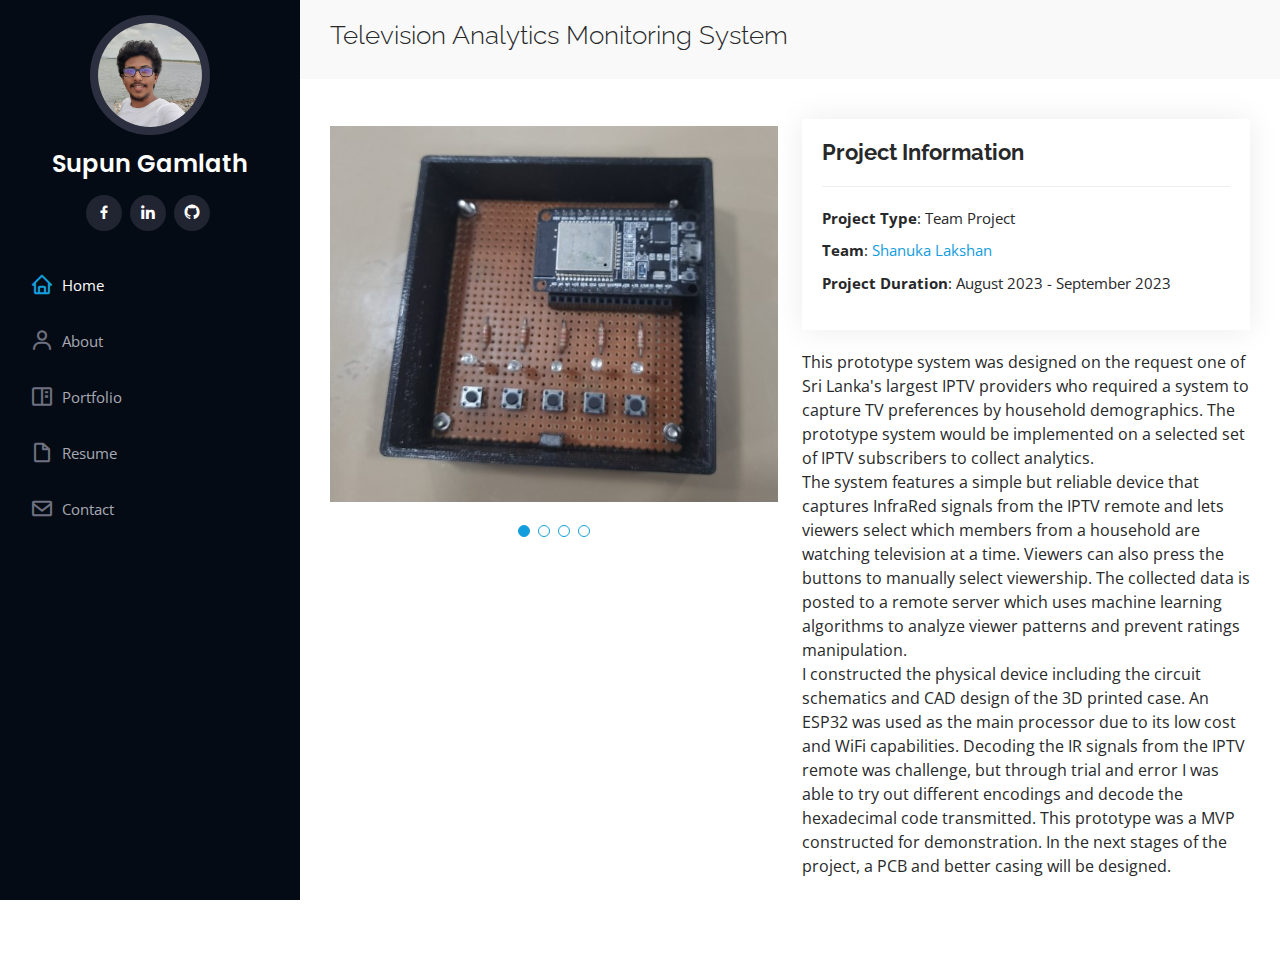
<file: tv-analytics.html>
<!DOCTYPE html>
<html lang="en">
  <head>
    <!-- Google tag (gtag.js) -->
    <script
      async
      src="https://www.googletagmanager.com/gtag/js?id=G-DS9ZMND4LT"
    ></script>
    <script>
      window.dataLayer = window.dataLayer || [];
      function gtag() {
        dataLayer.push(arguments);
      }
      gtag("js", new Date());

      gtag("config", "G-DS9ZMND4LT");
    </script>
    <meta charset="utf-8" />
    <meta content="width=device-width, initial-scale=1.0" name="viewport" />

    <title>Remote Controlled Quadcopter</title>
    <meta content="" name="description" />
    <meta content="" name="keywords" />

    <!-- Favicons -->
    <link href="assets/img/favicon.png" rel="icon" />
    <link href="assets/img/apple-touch-icon.png" rel="apple-touch-icon" />

    <!-- Google Fonts -->
    <link
      href="https://fonts.googleapis.com/css?family=Open+Sans:300,300i,400,400i,600,600i,700,700i|Raleway:300,300i,400,400i,500,500i,600,600i,700,700i|Poppins:300,300i,400,400i,500,500i,600,600i,700,700i"
      rel="stylesheet"
    />

    <!-- Vendor CSS Files -->
    <link href="assets/vendor/aos/aos.css" rel="stylesheet" />
    <link
      href="assets/vendor/bootstrap/css/bootstrap.min.css"
      rel="stylesheet"
    />
    <link
      href="assets/vendor/bootstrap-icons/bootstrap-icons.css"
      rel="stylesheet"
    />
    <link href="assets/vendor/boxicons/css/boxicons.min.css" rel="stylesheet" />
    <link
      href="assets/vendor/glightbox/css/glightbox.min.css"
      rel="stylesheet"
    />
    <link href="assets/vendor/swiper/swiper-bundle.min.css" rel="stylesheet" />

    <!-- Template Main CSS File -->
    <link href="assets/css/style.css" rel="stylesheet" />
  </head>

  <body>
    <!-- ======= Mobile nav toggle button ======= -->
    <i class="bi bi-list mobile-nav-toggle d-xl-none"></i>

    <!-- ======= Header ======= -->
    <header id="header">
      <div class="d-flex flex-column">
        <div class="profile">
          <img
            src="assets/img/profile-img.png"
            alt=""
            class="img-fluid rounded-circle"
          />
          <h1 class="text-light"><a href="index.html">Supun Gamlath</a></h1>
          <div class="social-links mt-3 text-center">
            <a href="#" class="facebook"><i class="bx bxl-facebook"></i></a>
            <a href="#" class="linkedin"><i class="bx bxl-linkedin"></i></a>
            <a href="#" class="github"><i class="bx bxl-github"></i></a>
          </div>
        </div>

        <nav id="navbar" class="nav-menu navbar">
          <ul>
            <li>
              <a href="index.html#hero" class="nav-link scrollto active"
                ><i class="bx bx-home"></i> <span>Home</span></a
              >
            </li>
            <li>
              <a href="index.html#about" class="nav-link scrollto"
                ><i class="bx bx-user"></i> <span>About</span></a
              >
            </li>
            <li>
              <a href="index.html#portfolio" class="nav-link scrollto"
                ><i class="bx bx-book-content"></i> <span>Portfolio</span></a
              >
            </li>
            <li>
              <a href="index.html#resume" class="nav-link scrollto"
                ><i class="bx bx-file-blank"></i> <span>Resume</span></a
              >
            </li>
            <li>
              <a href="index.html#contact" class="nav-link scrollto"
                ><i class="bx bx-envelope"></i> <span>Contact</span></a
              >
            </li>
          </ul>
        </nav>

        <!-- .nav-menu -->
      </div>
    </header>
    <!-- End Header -->

    <main id="main">
      <!-- ======= Breadcrumbs ======= -->
      <section id="breadcrumbs" class="breadcrumbs">
        <div class="container">
          <div class="d-flex justify-content-between align-items-center">
            <h2>Television Analytics Monitoring System</h2>
          </div>
        </div>
      </section>
      <!-- End Breadcrumbs -->

      <!-- ======= Portfolio Details Section ======= -->
      <section id="portfolio-details" class="portfolio-details">
        <div class="container">
          <div class="row gy-4">
            <div class="col-lg-6">
              <div class="portfolio-details-slider swiper">
                <div class="swiper-wrapper align-items-center">
                  <div class="swiper-slide">
                    <img
                      src="assets/img/projects/tv-analytics/img(1).jpg"
                      alt=""
                    />
                  </div>

                  <div class="swiper-slide">
                    <img
                      src="assets/img/projects/tv-analytics/img(2).jpg"
                      alt=""
                    />
                  </div>

                  <div class="swiper-slide">
                    <img
                      src="assets/img/projects/tv-analytics/img(3).jpg"
                      alt=""
                    />
                  </div>

                  <div class="swiper-slide">
                    <img
                      src="assets/img/projects/tv-analytics/img(4).jpg"
                      alt=""
                    />
                  </div>
                </div>
                <div class="swiper-pagination"></div>
              </div>
            </div>

            <div class="col-lg-6">
              <div class="portfolio-info">
                <h3>Project Information</h3>
                <ul>
                  <li><strong>Project Type</strong>: Team Project</li>
                  <li>
                    <strong>Team</strong>:
                    <a
                      href="https://www.linkedin.com/in/cse-shanuka-lakshan/"
                      target="_blank"
                      >Shanuka Lakshan</a
                    >
                  </li>
                  <li>
                    <strong>Project Duration</strong>: August 2023 - September
                    2023
                  </li>
                </ul>
              </div>
              <div class="portfolio-description">
                <p>
                  This prototype system was designed on the request one of Sri
                  Lanka's largest IPTV providers who required a system to
                  capture TV preferences by household demographics. The
                  prototype system would be implemented on a selected set of
                  IPTV subscribers to collect analytics.<br />
                  The system features a simple but reliable device that captures
                  InfraRed signals from the IPTV remote and lets viewers select
                  which members from a household are watching television at a
                  time. Viewers can also press the buttons to manually select
                  viewership. The collected data is posted to a remote server
                  which uses machine learning algorithms to analyze viewer
                  patterns and prevent ratings manipulation. <br />I constructed
                  the physical device including the circuit schematics and CAD
                  design of the 3D printed case. An ESP32 was used as the main
                  processor due to its low cost and WiFi capabilities. Decoding
                  the IR signals from the IPTV remote was challenge, but through
                  trial and error I was able to try out different encodings and
                  decode the hexadecimal code transmitted. This prototype was a
                  MVP constructed for demonstration. In the next stages of the
                  project, a PCB and better casing will be designed.
                </p>
              </div>
            </div>
          </div>
        </div>
      </section>
      <!-- End Portfolio Details Section -->
    </main>
    <!-- End #main -->

    <!-- ======= Footer ======= -->
    <footer id="footer">
      <div class="container"></div>
    </footer>
    <!-- End  Footer -->

    <a
      href="#"
      class="back-to-top d-flex align-items-center justify-content-center"
      ><i class="bi bi-arrow-up-short"></i
    ></a>

    <!-- Vendor JS Files -->
    <script src="assets/vendor/purecounter/purecounter_vanilla.js"></script>
    <script src="assets/vendor/aos/aos.js"></script>
    <script src="assets/vendor/bootstrap/js/bootstrap.bundle.min.js"></script>
    <script src="assets/vendor/glightbox/js/glightbox.min.js"></script>
    <script src="assets/vendor/isotope-layout/isotope.pkgd.min.js"></script>
    <script src="assets/vendor/swiper/swiper-bundle.min.js"></script>
    <script src="assets/vendor/typed.js/typed.umd.js"></script>
    <script src="assets/vendor/waypoints/noframework.waypoints.js"></script>
    <script src="assets/vendor/php-email-form/validate.js"></script>

    <!-- Template Main JS File -->
    <script src="assets/js/main.js"></script>
  </body>
</html>
</file>
<file: assets/css/style.css>
/*--------------------------------------------------------------
# General
--------------------------------------------------------------*/
body {
  font-family: "Open Sans", sans-serif;
  color: #272829;
}

a {
  color: #149ddd;
  text-decoration: none;
}

a:hover {
  color: #37b3ed;
  text-decoration: none;
}

h1,
h2,
h3,
h4,
h5,
h6 {
  font-family: "Raleway", sans-serif;
}

/*--------------------------------------------------------------
# Back to top button
--------------------------------------------------------------*/
.back-to-top {
  position: fixed;
  visibility: hidden;
  opacity: 0;
  right: 15px;
  bottom: 15px;
  z-index: 996;
  background: #149ddd;
  width: 40px;
  height: 40px;
  border-radius: 50px;
  transition: all 0.4s;
}

.back-to-top i {
  font-size: 28px;
  color: #fff;
  line-height: 0;
}

.back-to-top:hover {
  background: #2eafec;
  color: #fff;
}

.back-to-top.active {
  visibility: visible;
  opacity: 1;
}

/*--------------------------------------------------------------
# Header
--------------------------------------------------------------*/
#header {
  position: fixed;
  top: 0;
  left: 0;
  bottom: 0;
  width: 300px;
  transition: all ease-in-out 0.5s;
  z-index: 9997;
  transition: all 0.5s;
  padding: 0 15px;
  background: #040b14;
  overflow-y: auto;
}

#header .profile img {
  margin: 15px auto;
  display: block;
  width: 120px;
  border: 8px solid #2c2f3f;
}

#header .profile h1 {
  font-size: 24px;
  margin: 0;
  padding: 0;
  font-weight: 600;
  -moz-text-align-last: center;
  text-align-last: center;
  font-family: "Poppins", sans-serif;
}

#header .profile h1 a,
#header .profile h1 a:hover {
  color: #fff;
  text-decoration: none;
}

#header .profile .social-links a {
  font-size: 18px;
  display: inline-block;
  background: #212431;
  color: #fff;
  line-height: 1;
  padding: 8px 0;
  margin-right: 4px;
  border-radius: 50%;
  text-align: center;
  width: 36px;
  height: 36px;
  transition: 0.3s;
}

#header .profile .social-links a:hover {
  background: #149ddd;
  color: #fff;
  text-decoration: none;
}

#main {
  margin-left: 300px;
}

.container,
.container-fluid {
  padding-left: 30px;
  padding-right: 30px;
}

@media (max-width: 1199px) {
  #header {
    left: -300px;
  }

  #main {
    margin-left: 0;
  }

  .container,
  .container-fluid {
    padding-left: 12px;
    padding-right: 12px;
  }
}

/*--------------------------------------------------------------
# Navigation Menu
--------------------------------------------------------------*/
/* Desktop Navigation */
.nav-menu {
  padding: 30px 0 0 0;
}

.nav-menu * {
  margin: 0;
  padding: 0;
  list-style: none;
}

.nav-menu > ul > li {
  position: relative;
  white-space: nowrap;
}

.nav-menu a,
.nav-menu a:focus {
  display: flex;
  align-items: center;
  color: #a8a9b4;
  padding: 12px 15px;
  margin-bottom: 8px;
  transition: 0.3s;
  font-size: 15px;
}

.nav-menu a i,
.nav-menu a:focus i {
  font-size: 24px;
  padding-right: 8px;
  color: #6f7180;
}

.nav-menu a:hover,
.nav-menu .active,
.nav-menu .active:focus,
.nav-menu li:hover > a {
  text-decoration: none;
  color: #fff;
}

.nav-menu a:hover i,
.nav-menu .active i,
.nav-menu .active:focus i,
.nav-menu li:hover > a i {
  color: #149ddd;
}

/* Mobile Navigation */
.mobile-nav-toggle {
  position: fixed;
  right: 15px;
  top: 15px;
  z-index: 9998;
  border: 0;
  font-size: 24px;
  transition: all 0.4s;
  outline: none !important;
  background-color: #149ddd;
  color: #fff;
  width: 40px;
  height: 40px;
  display: inline-flex;
  align-items: center;
  justify-content: center;
  line-height: 0;
  border-radius: 50px;
  cursor: pointer;
}

.mobile-nav-active {
  overflow: hidden;
}

.mobile-nav-active #header {
  left: 0;
}

/*--------------------------------------------------------------
# Hero Section
--------------------------------------------------------------*/
#hero {
  width: 100%;
  height: 100vh;
  background: url("../img/hero-bg.jpg") top center;
  background-size: cover;
}

#hero:before {
  content: "";
  background: rgba(5, 13, 24, 0.3);
  position: absolute;
  bottom: 0;
  top: 0;
  left: 0;
  right: 0;
  z-index: 1;
}

#hero .hero-container {
  position: relative;
  z-index: 2;
  min-width: 300px;
  padding: 20px;
  background: rgba(0, 0, 0, 0.7);
}

#hero h1 {
  margin: 0 0 10px 0;
  font-size: 64px;
  font-weight: 700;
  line-height: 56px;
  color: #fff;
}

#hero p {
  color: #fff;
  font-size: 26px;
  font-family: "Poppins", sans-serif;
}

#hero p span {
  color: #fff;
  padding-bottom: 4px;
  letter-spacing: 1px;
  border-bottom: 3px solid #149ddd;
}

@media (min-width: 1024px) {
  #hero {
    background-attachment: fixed;
  }
}

@media (max-width: 768px) {
  #hero h1 {
    font-size: 28px;
    line-height: 36px;
  }

  #hero h2 {
    font-size: 18px;
    line-height: 24px;
    margin-bottom: 30px;
  }
}

/*--------------------------------------------------------------
# Sections General
--------------------------------------------------------------*/
section {
  padding: 60px 0;
  overflow: hidden;
}

.section-bg {
  background: #f5f8fd;
}

.section-title {
  padding-bottom: 30px;
}

.section-title h2 {
  font-size: 32px;
  font-weight: bold;
  margin-bottom: 20px;
  padding-bottom: 20px;
  position: relative;
  color: #173b6c;
}

.section-title h2::after {
  content: "";
  position: absolute;
  display: block;
  width: 50px;
  height: 3px;
  background: #149ddd;
  bottom: 0;
  left: 0;
}

.section-title p {
  margin-bottom: 0;
}

/*--------------------------------------------------------------
# About
--------------------------------------------------------------*/
.about .content h3 {
  font-weight: 700;
  font-size: 26px;
  color: #173b6c;
}

.about .content ul {
  list-style: none;
  padding: 0;
}

.about .content ul li {
  margin-bottom: 20px;
  display: flex;
  align-items: center;
}

.about .content ul strong {
  margin-right: 10px;
}

.about .content ul i {
  font-size: 16px;
  margin-right: 5px;
  color: #149ddd;
  line-height: 0;
}

.about .content p:last-child {
  margin-bottom: 0;
}

/*--------------------------------------------------------------
# Facts
--------------------------------------------------------------*/
.facts {
  padding-bottom: 30px;
}

.facts .count-box {
  padding: 30px;
  width: 100%;
}

.facts .count-box i {
  display: block;
  font-size: 44px;
  color: #149ddd;
  float: left;
  line-height: 0;
}

.facts .count-box span {
  font-size: 48px;
  line-height: 40px;
  display: block;
  font-weight: 700;
  color: #050d18;
  margin-left: 60px;
}

.facts .count-box p {
  padding: 15px 0 0 0;
  margin: 0 0 0 60px;
  font-family: "Raleway", sans-serif;
  font-size: 14px;
  color: #122f57;
}

.facts .count-box a {
  font-weight: 600;
  display: block;
  margin-top: 20px;
  color: #122f57;
  font-size: 15px;
  font-family: "Poppins", sans-serif;
  transition: ease-in-out 0.3s;
}

.facts .count-box a:hover {
  color: #1f5297;
}

/*--------------------------------------------------------------
# Akills
--------------------------------------------------------------*/
.skills .progress {
  height: 60px;
  display: block;
  background: none;
  border-radius: 0;
}

.skills .progress .skill {
  padding: 0;
  margin: 0 0 6px 0;
  text-transform: uppercase;
  display: block;
  font-weight: 600;
  font-family: "Poppins", sans-serif;
  color: #050d18;
}

.skills .progress .skill .val {
  float: right;
  font-style: normal;
}

.skills .progress-bar-wrap {
  background: #dce8f8;
  height: 10px;
}

.skills .progress-bar {
  width: 1px;
  height: 10px;
  transition: 0.9s;
  background-color: #149ddd;
}

/*--------------------------------------------------------------
# Resume
--------------------------------------------------------------*/
.resume .resume-title {
  font-size: 26px;
  font-weight: 700;
  margin-top: 20px;
  margin-bottom: 20px;
  color: #050d18;
}

.resume .buttons {
  display: flex;
  align-items: center;
  justify-content: center;
  gap: 30px;
}

.resume .resume-item {
  padding: 0 0 20px 20px;
  margin-top: -2px;
  border-left: 2px solid #1f5297;
  position: relative;
}

.resume .resume-item h4 {
  line-height: 18px;
  font-size: 18px;
  font-weight: 600;
  text-transform: uppercase;
  font-family: "Poppins", sans-serif;
  color: #050d18;
  margin-bottom: 10px;
}

.resume .resume-item h5 {
  font-size: 16px;
  background: #e4edf9;
  padding: 5px 15px;
  display: inline-block;
  font-weight: 600;
  margin-bottom: 10px;
}

.resume .resume-item ul {
  padding-left: 20px;
}

.resume .resume-item ul li {
  padding-bottom: 10px;
}

.resume .resume-item:last-child {
  padding-bottom: 0;
}

.resume .resume-item::before {
  content: "";
  position: absolute;
  width: 16px;
  height: 16px;
  border-radius: 50px;
  left: -9px;
  top: 0;
  background: #fff;
  border: 2px solid #1f5297;
}

/*--------------------------------------------------------------
# Portfolio
--------------------------------------------------------------*/
.portfolio .portfolio-item {
  margin-bottom: 30px;
}

.work-box {
  box-shadow: 0 13px 8px -10px rgba(0, 0, 0, 0.1);
  margin-bottom: 3rem;
  padding-top: 20px;
  -webkit-backface-visibility: hidden;
  backface-visibility: hidden;
  background-color: #fff;
}

.work-box:hover img {
  transform: scale(1.3);
}

.work-img {
  display: flex;
  overflow: hidden;
  align-items: center;
  justify-content: center;
}

.work-img img {
  transition: all 1s;
  height: 300px;
  object-fit: contain;
}

.work-content {
  padding: 2rem 3% 1rem 4%;
}

.work-content .w-more {
  color: #4e4e4e;
  font-size: 0.8rem;
}

.work-content .w-more .w-category {
  color: #0078ff;
}

.work-content .w-like {
  font-size: 2.5rem;
  color: #0078ff;
  float: right;
  display: flex;
  width: 100%;
  align-items: center;
  justify-content: center;
}

.work-content .w-like a {
  color: #0078ff;
}

.work-content .w-like .num-like {
  font-size: 0.7rem;
}

.w-title {
  font-size: 1.2rem;
  color: #040b14;
}

.portfolio #portfolio-flters {
  padding: 0;
  margin: 0 auto 35px auto;
  list-style: none;
  text-align: center;
  background: #fff;
  border-radius: 50px;
  padding: 2px 15px;
}

.portfolio #portfolio-flters li {
  cursor: pointer;
  display: inline-block;
  padding: 10px 15px 8px 15px;
  font-size: 14px;
  font-weight: 600;
  line-height: 1;
  text-transform: uppercase;
  color: #272829;
  margin-bottom: 5px;
  transition: all 0.3s ease-in-out;
}

.portfolio #portfolio-flters li:hover,
.portfolio #portfolio-flters li.filter-active {
  color: #149ddd;
}

.portfolio #portfolio-flters li:last-child {
  margin-right: 0;
}

.portfolio .portfolio-wrap {
  transition: 0.3s;
  position: relative;
  overflow: hidden;
  z-index: 1;
}

.portfolio .portfolio-wrap::before {
  content: "";
  background: rgba(255, 255, 255, 0.5);
  position: absolute;
  left: 0;
  right: 0;
  top: 0;
  bottom: 0;
  transition: all ease-in-out 0.3s;
  z-index: 2;
  opacity: 0;
}

.portfolio .portfolio-wrap .portfolio-links {
  opacity: 1;
  left: 0;
  right: 0;
  bottom: -60px;
  z-index: 3;
  position: absolute;
  transition: all ease-in-out 0.3s;
  display: flex;
  justify-content: center;
}

.portfolio .portfolio-wrap .portfolio-links a {
  color: #fff;
  font-size: 28px;
  text-align: center;
  background: rgba(20, 157, 221, 0.75);
  transition: 0.3s;
  width: 50%;
}

.portfolio .portfolio-wrap .portfolio-links a:hover {
  background: rgba(20, 157, 221, 0.95);
}

.portfolio .portfolio-wrap .portfolio-links a + a {
  border-left: 1px solid #37b3ed;
}

.portfolio .portfolio-wrap:hover::before {
  top: 0;
  left: 0;
  right: 0;
  bottom: 0;
  opacity: 1;
}

.portfolio .portfolio-wrap:hover .portfolio-links {
  opacity: 1;
  bottom: 0;
}

/*--------------------------------------------------------------
# Portfolio Details
--------------------------------------------------------------*/
.portfolio-details {
  padding-top: 40px;
}

.portfolio-details .portfolio-details-slider img {
  width: 100%;
  max-height: 70vh;
  object-fit: contain;
}

.portfolio-details .portfolio-details-slider .swiper-pagination {
  margin-top: 20px;
  position: relative;
}

.portfolio-details
  .portfolio-details-slider
  .swiper-pagination
  .swiper-pagination-bullet {
  width: 12px;
  height: 12px;
  background-color: #fff;
  opacity: 1;
  border: 1px solid #149ddd;
}

.portfolio-details
  .portfolio-details-slider
  .swiper-pagination
  .swiper-pagination-bullet-active {
  background-color: #149ddd;
}

.portfolio-details .portfolio-info {
  padding: 20px;
  box-shadow: 0px 0 30px rgba(5, 13, 24, 0.08);
}

.portfolio-details .portfolio-info h3 {
  font-size: 22px;
  font-weight: 700;
  margin-bottom: 20px;
  padding-bottom: 20px;
  border-bottom: 1px solid #eee;
}

.portfolio-details .portfolio-info ul {
  list-style: none;
  padding: 0;
  font-size: 15px;
}

.portfolio-details .portfolio-info ul li + li {
  margin-top: 10px;
}

.portfolio-details .portfolio-description {
  padding-top: 20px;
  font-size: 16px;
}

.portfolio-details .portfolio-description h2 {
  font-size: 26px;
  font-weight: 700;
  margin-bottom: 20px;
}

.portfolio-details .portfolio-description p {
  padding: 0;
}

/*--------------------------------------------------------------
# Services
--------------------------------------------------------------*/
.services .icon-box {
  margin-bottom: 20px;
}

.services .icon {
  float: left;
  display: flex;
  align-items: center;
  justify-content: center;
  width: 54px;
  height: 54px;
  background: #149ddd;
  border-radius: 50%;
  transition: 0.5s;
  border: 1px solid #149ddd;
}

.services .icon i {
  color: #fff;
  font-size: 24px;
  line-height: 0;
}

.services .icon-box:hover .icon {
  background: #fff;
}

.services .icon-box:hover .icon i {
  color: #149ddd;
}

.services .title {
  margin-left: 80px;
  font-weight: 700;
  margin-bottom: 15px;
  font-size: 18px;
}

.services .title a {
  color: #343a40;
}

.services .title a:hover {
  color: #149ddd;
}

.services .description {
  margin-left: 80px;
  line-height: 24px;
  font-size: 14px;
}

/*--------------------------------------------------------------
# Testimonials
--------------------------------------------------------------*/
.testimonials .testimonials-carousel,
.testimonials .testimonials-slider {
  overflow: hidden;
}

.testimonials .testimonial-item {
  box-sizing: content-box;
  text-align: center;
  min-height: 320px;
}

.testimonials .testimonial-item .testimonial-img {
  width: 90px;
  border-radius: 50%;
  margin: 0 auto;
}

.testimonials .testimonial-item h3 {
  font-size: 18px;
  font-weight: bold;
  margin: 10px 0 5px 0;
  color: #111;
}

.testimonials .testimonial-item h4 {
  font-size: 14px;
  color: #999;
  margin: 0;
}

.testimonials .testimonial-item .quote-icon-left,
.testimonials .testimonial-item .quote-icon-right {
  color: #c3e8fa;
  font-size: 26px;
}

.testimonials .testimonial-item .quote-icon-left {
  display: inline-block;
  left: -5px;
  position: relative;
}

.testimonials .testimonial-item .quote-icon-right {
  display: inline-block;
  right: -5px;
  position: relative;
  top: 10px;
}

.testimonials .testimonial-item p {
  font-style: italic;
  margin: 0 15px 15px 15px;
  padding: 20px;
  background: #fff;
  position: relative;
  margin-bottom: 35px;
  border-radius: 6px;
  box-shadow: 0px 2px 15px rgba(0, 0, 0, 0.1);
}

.testimonials .testimonial-item p::after {
  content: "";
  width: 0;
  height: 0;
  border-top: 20px solid #fff;
  border-right: 20px solid transparent;
  border-left: 20px solid transparent;
  position: absolute;
  bottom: -20px;
  left: calc(50% - 20px);
}

.testimonials .swiper-pagination {
  margin-top: 20px;
  position: relative;
}

.testimonials .swiper-pagination .swiper-pagination-bullet {
  width: 12px;
  height: 12px;
  background-color: #fff;
  opacity: 1;
  border: 1px solid #149ddd;
}

.testimonials .swiper-pagination .swiper-pagination-bullet-active {
  background-color: #149ddd;
}

/*--------------------------------------------------------------
# Contact
--------------------------------------------------------------*/
.contact {
  padding-bottom: 130px;
}

.contact .info {
  padding: 30px;
  background: #fff;
  width: 100%;
  box-shadow: 0 0 24px 0 rgba(0, 0, 0, 0.12);
}

.contact .info i {
  font-size: 20px;
  color: #149ddd;
  float: left;
  width: 44px;
  height: 44px;
  background: #dff3fc;
  display: flex;
  justify-content: center;
  align-items: center;
  border-radius: 50px;
  transition: all 0.3s ease-in-out;
}

.contact .info h4 {
  padding: 0 0 0 60px;
  font-size: 22px;
  font-weight: 600;
  margin-bottom: 5px;
  color: #050d18;
}

.contact .info p {
  padding: 0 0 10px 60px;
  margin-bottom: 20px;
  font-size: 14px;
  color: #173b6c;
}

.contact .info .email p {
  padding-top: 5px;
}

.contact .info .social-links {
  padding-left: 60px;
}

.contact .info .social-links a {
  font-size: 18px;
  display: inline-block;
  background: #333;
  color: #fff;
  line-height: 1;
  padding: 8px 0;
  border-radius: 50%;
  text-align: center;
  width: 36px;
  height: 36px;
  transition: 0.3s;
  margin-right: 10px;
}

.contact .info .social-links a:hover {
  background: #149ddd;
  color: #fff;
}

.contact .info .email:hover i,
.contact .info .address:hover i,
.contact .info .phone:hover i {
  background: #149ddd;
  color: #fff;
}

.contact .php-email-form {
  width: 100%;
  padding: 30px;
  background: #fff;
  box-shadow: 0 0 24px 0 rgba(0, 0, 0, 0.12);
}

.contact .php-email-form .form-group {
  padding-bottom: 8px;
}

.contact .php-email-form .validate {
  display: none;
  color: red;
  margin: 0 0 15px 0;
  font-weight: 400;
  font-size: 13px;
}

.contact .php-email-form .error-message {
  display: none;
  color: #fff;
  background: #ed3c0d;
  text-align: left;
  padding: 15px;
  font-weight: 600;
}

.contact .php-email-form .error-message br + br {
  margin-top: 25px;
}

.contact .php-email-form .sent-message {
  display: none;
  color: #fff;
  background: #18d26e;
  text-align: center;
  padding: 15px;
  font-weight: 600;
}

.contact .php-email-form .loading {
  display: none;
  background: #fff;
  text-align: center;
  padding: 15px;
}

.contact .php-email-form .loading:before {
  content: "";
  display: inline-block;
  border-radius: 50%;
  width: 24px;
  height: 24px;
  margin: 0 10px -6px 0;
  border: 3px solid #18d26e;
  border-top-color: #eee;
  animation: animate-loading 1s linear infinite;
}

.contact .php-email-form .form-group {
  margin-bottom: 15px;
}

.contact .php-email-form label {
  padding-bottom: 8px;
}

.contact .php-email-form input,
.contact .php-email-form textarea {
  border-radius: 0;
  box-shadow: none;
  font-size: 14px;
}

.contact .php-email-form input {
  height: 44px;
}

.contact .php-email-form textarea {
  padding: 10px 15px;
}

.contact .php-email-form button[type="submit"] {
  background: #149ddd;
  border: 0;
  padding: 10px 24px;
  color: #fff;
  transition: 0.4s;
  border-radius: 4px;
}

.contact .php-email-form button[type="submit"]:hover {
  background: #37b3ed;
}

@keyframes animate-loading {
  0% {
    transform: rotate(0deg);
  }

  100% {
    transform: rotate(360deg);
  }
}

/*--------------------------------------------------------------
# Breadcrumbs
--------------------------------------------------------------*/
.breadcrumbs {
  padding: 20px 0;
  background: #f9f9f9;
}

.breadcrumbs h2 {
  font-size: 26px;
  font-weight: 300;
}

.breadcrumbs ol {
  display: flex;
  flex-wrap: wrap;
  list-style: none;
  padding: 0;
  margin: 0;
  font-size: 15px;
}

.breadcrumbs ol li + li {
  padding-left: 10px;
}

.breadcrumbs ol li + li::before {
  display: inline-block;
  padding-right: 10px;
  color: #0e2442;
  content: "/";
}

@media (max-width: 768px) {
  .breadcrumbs .d-flex {
    display: block !important;
  }

  .breadcrumbs ol {
    display: block;
  }

  .breadcrumbs ol li {
    display: inline-block;
  }
}

/*--------------------------------------------------------------
# Footer
--------------------------------------------------------------*/
#footer {
  padding: 15px;
  color: #f4f6fd;
  font-size: 14px;
  position: fixed;
  left: 0;
  bottom: 0;
  width: 300px;
  z-index: 9999;
  background: #040b14;
}

#footer .copyright {
  text-align: center;
}

#footer .credits {
  padding-top: 5px;
  text-align: center;
  font-size: 13px;
  color: #eaebf0;
}

@media (max-width: 1199px) {
  #footer {
    position: static;
    width: auto;
    padding-right: 20px 15px;
  }
}
</file>
